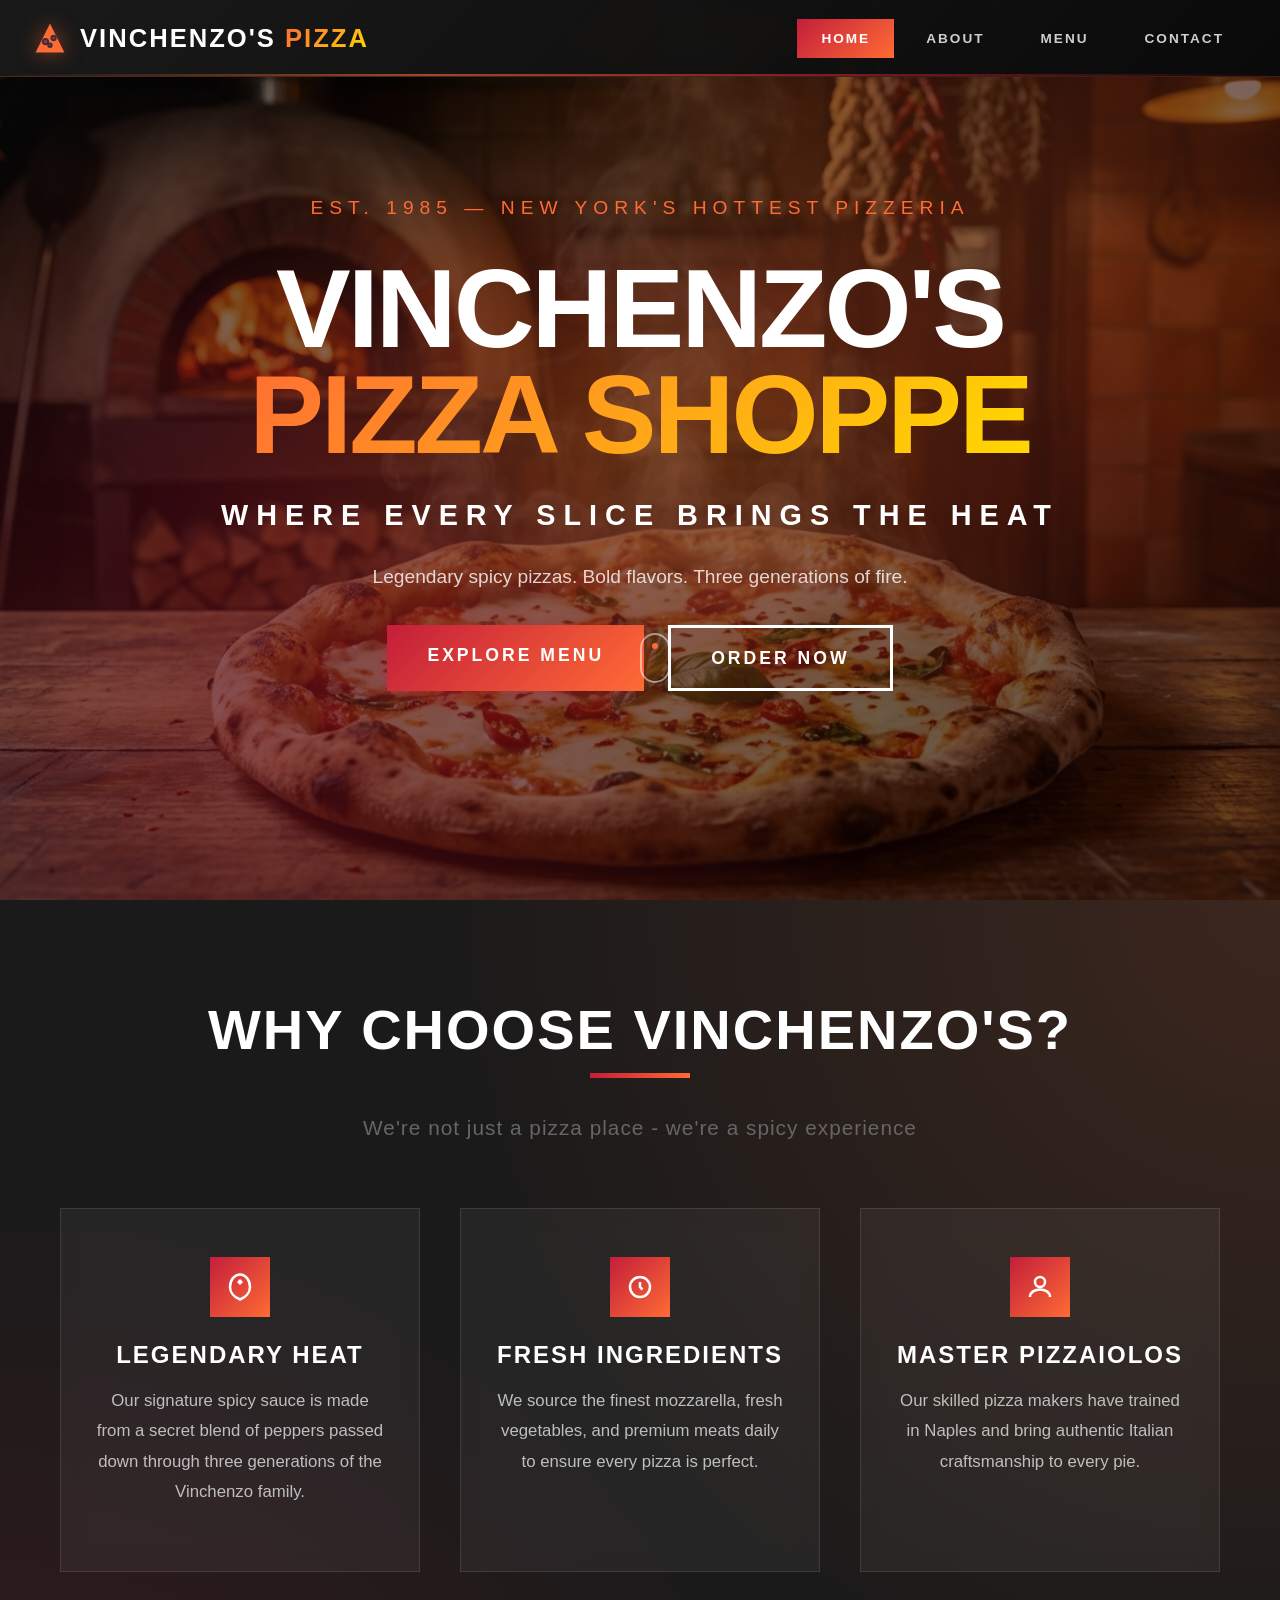
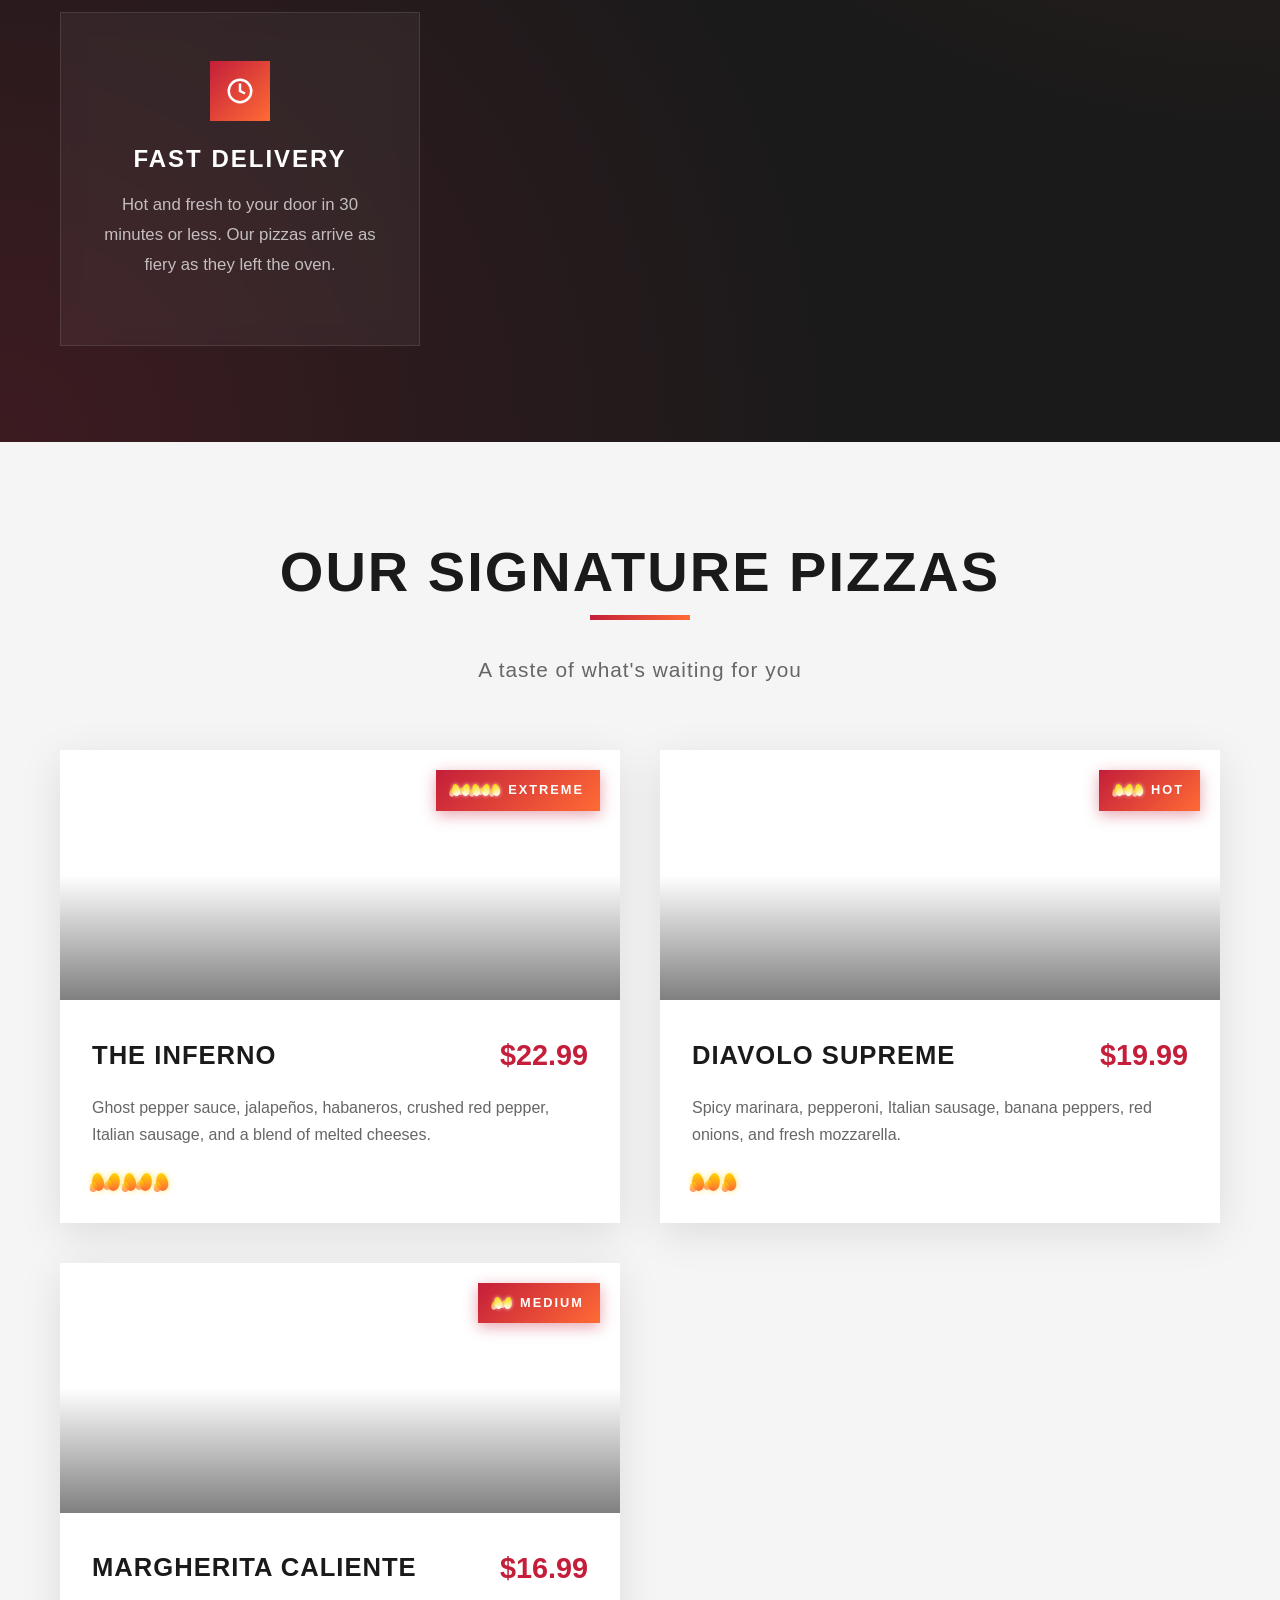
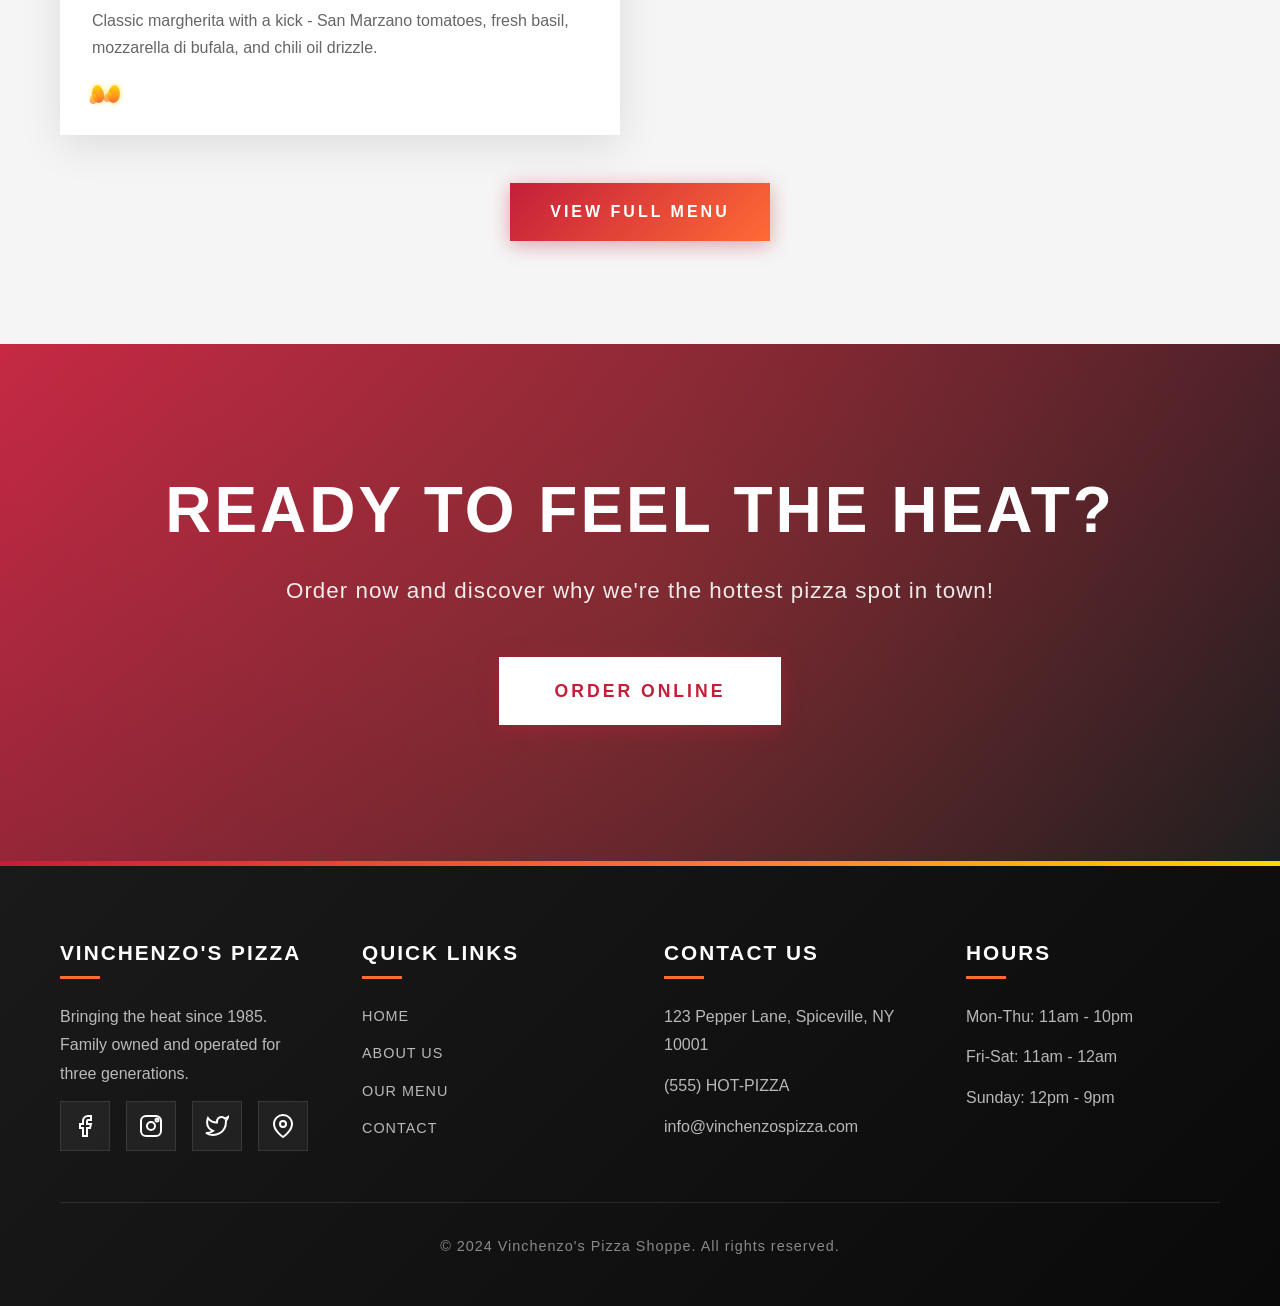
<file: index.html>
<!DOCTYPE html>
<html lang="en">
<head>
  <meta charset="UTF-8">
  <meta name="viewport" content="width=device-width, initial-scale=1.0">
  <meta name="description" content="Vinchenzo's Pizza Shoppe - Home of the spiciest pizzas in town. Experience authentic Italian flavors with a fiery twist.">
  <title>Vinchenzo's Pizza Shoppe | Home of the Spiciest Pizzas</title>
  <link rel="stylesheet" href="styles.css">
</head>
<body>
  <!-- Header -->
  <header>
    <nav>
      <a href="index.html" class="logo">
        <svg class="logo-icon" viewBox="0 0 40 40" fill="none" stroke="currentColor" stroke-width="2">
          <path d="M20 4 L36 36 H4 Z" fill="#ff6b35" stroke="none"/>
          <circle cx="15" cy="24" r="3" fill="#c41e3a"/>
          <circle cx="24" cy="20" r="2.5" fill="#c41e3a"/>
          <circle cx="20" cy="28" r="2" fill="#c41e3a"/>
        </svg>
        <h1>Vinchenzo's <span>Pizza</span></h1>
      </a>
      <ul class="nav-links">
        <li><a href="index.html" class="active">Home</a></li>
        <li><a href="about.html">About</a></li>
        <li><a href="menu.html">Menu</a></li>
        <li><a href="contact.html">Contact</a></li>
      </ul>
      <button class="mobile-menu-btn" onclick="toggleMenu()">
        <span></span>
        <span></span>
        <span></span>
      </button>
    </nav>
  </header>

  <!-- Hero Section -->
  <section class="hero">
    <!-- Fire Glow Background -->
    <div class="fire-glow"></div>

    <!-- Rising Ember Particles -->
    <div class="embers">
      <div class="ember"></div>
      <div class="ember"></div>
      <div class="ember"></div>
      <div class="ember"></div>
      <div class="ember"></div>
      <div class="ember"></div>
      <div class="ember"></div>
      <div class="ember"></div>
      <div class="ember"></div>
      <div class="ember"></div>
    </div>

    <div class="hero-content">
      <p class="hero-eyebrow">EST. 1985 — NEW YORK'S HOTTEST PIZZERIA</p>
      <h1>VINCHENZO'S<br><span class="highlight">PIZZA SHOPPE</span></h1>
      <p class="tagline">WHERE EVERY SLICE BRINGS THE HEAT</p>
      <p class="hero-description">Legendary spicy pizzas. Bold flavors. Three generations of fire.</p>
      <div class="hero-buttons">
        <a href="menu.html" class="btn btn-primary btn-large">Explore Menu</a>
        <a href="contact.html" class="btn btn-secondary btn-large">Order Now</a>
      </div>
      <div class="scroll-indicator">
        <span></span>
      </div>
    </div>
  </section>

  <!-- Features Section -->
  <section class="features">
    <div class="container">
      <div class="section-title">
        <h2>Why Choose Vinchenzo's?</h2>
        <p>We're not just a pizza place - we're a spicy experience</p>
      </div>
      <div class="features-grid">
        <div class="feature-card">
          <div class="icon-box">
            <svg viewBox="0 0 24 24"><path d="M12 2C8 2 4 6 4 12c0 4 3 8 8 10 5-2 8-6 8-10 0-6-4-10-8-10z"/><path d="M12 6v4M10 8h4"/></svg>
          </div>
          <h3>Legendary Heat</h3>
          <p>Our signature spicy sauce is made from a secret blend of peppers passed down through three generations of the Vinchenzo family.</p>
        </div>
        <div class="feature-card">
          <div class="icon-box">
            <svg viewBox="0 0 24 24"><circle cx="12" cy="12" r="8"/><path d="M12 8v4l2 2"/></svg>
          </div>
          <h3>Fresh Ingredients</h3>
          <p>We source the finest mozzarella, fresh vegetables, and premium meats daily to ensure every pizza is perfect.</p>
        </div>
        <div class="feature-card">
          <div class="icon-box">
            <svg viewBox="0 0 24 24"><circle cx="12" cy="8" r="4"/><path d="M4 20c0-4 4-6 8-6s8 2 8 6"/></svg>
          </div>
          <h3>Master Pizzaiolos</h3>
          <p>Our skilled pizza makers have trained in Naples and bring authentic Italian craftsmanship to every pie.</p>
        </div>
        <div class="feature-card">
          <div class="icon-box">
            <svg viewBox="0 0 24 24"><circle cx="12" cy="12" r="9"/><path d="M12 6v6l4 2"/></svg>
          </div>
          <h3>Fast Delivery</h3>
          <p>Hot and fresh to your door in 30 minutes or less. Our pizzas arrive as fiery as they left the oven.</p>
        </div>
      </div>
    </div>
  </section>

  <!-- Featured Menu Preview -->
  <section class="menu">
    <div class="container">
      <div class="section-title">
        <h2>Our Signature Pizzas</h2>
        <p>A taste of what's waiting for you</p>
      </div>
      <div class="menu-grid">
        <div class="menu-item">
          <div class="menu-item-image" style="background-image: url('https://images.unsplash.com/photo-1628840042765-356cda07504e?w=600');">
            <span class="spice-level"><span class="heat-dots"><span class="heat-dot"></span><span class="heat-dot"></span><span class="heat-dot"></span><span class="heat-dot"></span><span class="heat-dot"></span></span> Extreme</span>
          </div>
          <div class="menu-item-content">
            <div class="menu-item-header">
              <h3>The Inferno</h3>
              <span class="price">$22.99</span>
            </div>
            <p>Ghost pepper sauce, jalapeños, habaneros, crushed red pepper, Italian sausage, and a blend of melted cheeses.</p>
            <div class="heat-indicator">
              <span class="heat-dots"><span class="heat-dot"></span><span class="heat-dot"></span><span class="heat-dot"></span><span class="heat-dot"></span><span class="heat-dot"></span></span>
            </div>
          </div>
        </div>
        <div class="menu-item">
          <div class="menu-item-image" style="background-image: url('https://images.unsplash.com/photo-1595854341625-f33ee10dbf94?w=600');">
            <span class="spice-level"><span class="heat-dots"><span class="heat-dot"></span><span class="heat-dot"></span><span class="heat-dot"></span></span> Hot</span>
          </div>
          <div class="menu-item-content">
            <div class="menu-item-header">
              <h3>Diavolo Supreme</h3>
              <span class="price">$19.99</span>
            </div>
            <p>Spicy marinara, pepperoni, Italian sausage, banana peppers, red onions, and fresh mozzarella.</p>
            <div class="heat-indicator">
              <span class="heat-dots"><span class="heat-dot"></span><span class="heat-dot"></span><span class="heat-dot"></span></span>
            </div>
          </div>
        </div>
        <div class="menu-item">
          <div class="menu-item-image" style="background-image: url('https://images.unsplash.com/photo-1574071318508-1cdbab80d002?w=600');">
            <span class="spice-level"><span class="heat-dots"><span class="heat-dot"></span><span class="heat-dot"></span></span> Medium</span>
          </div>
          <div class="menu-item-content">
            <div class="menu-item-header">
              <h3>Margherita Caliente</h3>
              <span class="price">$16.99</span>
            </div>
            <p>Classic margherita with a kick - San Marzano tomatoes, fresh basil, mozzarella di bufala, and chili oil drizzle.</p>
            <div class="heat-indicator">
              <span class="heat-dots"><span class="heat-dot"></span><span class="heat-dot"></span></span>
            </div>
          </div>
        </div>
      </div>
      <div style="text-align: center; margin-top: 3rem;">
        <a href="menu.html" class="btn btn-primary">View Full Menu</a>
      </div>
    </div>
  </section>

  <!-- CTA Section -->
  <section class="cta">
    <div class="container">
      <h2>Ready to Feel the Heat?</h2>
      <p>Order now and discover why we're the hottest pizza spot in town!</p>
      <a href="contact.html" class="btn btn-primary">Order Online</a>
    </div>
  </section>

  <!-- Footer -->
  <footer>
    <div class="container">
      <div class="footer-content">
        <div class="footer-section">
          <h3>Vinchenzo's Pizza</h3>
          <p>Bringing the heat since 1985. Family owned and operated for three generations.</p>
          <div class="social-links">
            <a href="#"><svg class="social-icon" viewBox="0 0 24 24"><path d="M18 2h-3a5 5 0 0 0-5 5v3H7v4h3v8h4v-8h3l1-4h-4V7a1 1 0 0 1 1-1h3z"/></svg></a>
            <a href="#"><svg class="social-icon" viewBox="0 0 24 24"><rect x="2" y="2" width="20" height="20" rx="5"/><circle cx="12" cy="12" r="4"/><circle cx="18" cy="6" r="1.5"/></svg></a>
            <a href="#"><svg class="social-icon" viewBox="0 0 24 24"><path d="M23 3a10.9 10.9 0 0 1-3.14 1.53 4.48 4.48 0 0 0-7.86 3v1A10.66 10.66 0 0 1 3 4s-4 9 5 13a11.64 11.64 0 0 1-7 2c9 5 20 0 20-11.5 0-.28-.03-.56-.08-.83A7.72 7.72 0 0 0 23 3z"/></svg></a>
            <a href="#"><svg class="social-icon" viewBox="0 0 24 24"><path d="M21 10c0 7-9 13-9 13s-9-6-9-13a9 9 0 0 1 18 0z"/><circle cx="12" cy="10" r="3"/></svg></a>
          </div>
        </div>
        <div class="footer-section">
          <h3>Quick Links</h3>
          <ul class="footer-links">
            <li><a href="index.html">Home</a></li>
            <li><a href="about.html">About Us</a></li>
            <li><a href="menu.html">Our Menu</a></li>
            <li><a href="contact.html">Contact</a></li>
          </ul>
        </div>
        <div class="footer-section">
          <h3>Contact Us</h3>
          <p>123 Pepper Lane, Spiceville, NY 10001</p>
          <p>(555) HOT-PIZZA</p>
          <p>info@vinchenzospizza.com</p>
        </div>
        <div class="footer-section">
          <h3>Hours</h3>
          <p>Mon-Thu: 11am - 10pm</p>
          <p>Fri-Sat: 11am - 12am</p>
          <p>Sunday: 12pm - 9pm</p>
        </div>
      </div>
      <div class="footer-bottom">
        <p>&copy; 2024 Vinchenzo's Pizza Shoppe. All rights reserved.</p>
      </div>
    </div>
  </footer>

  <script>
    function toggleMenu() {
      document.querySelector('.nav-links').classList.toggle('active');
    }
  </script>
</body>
</html>
</file>
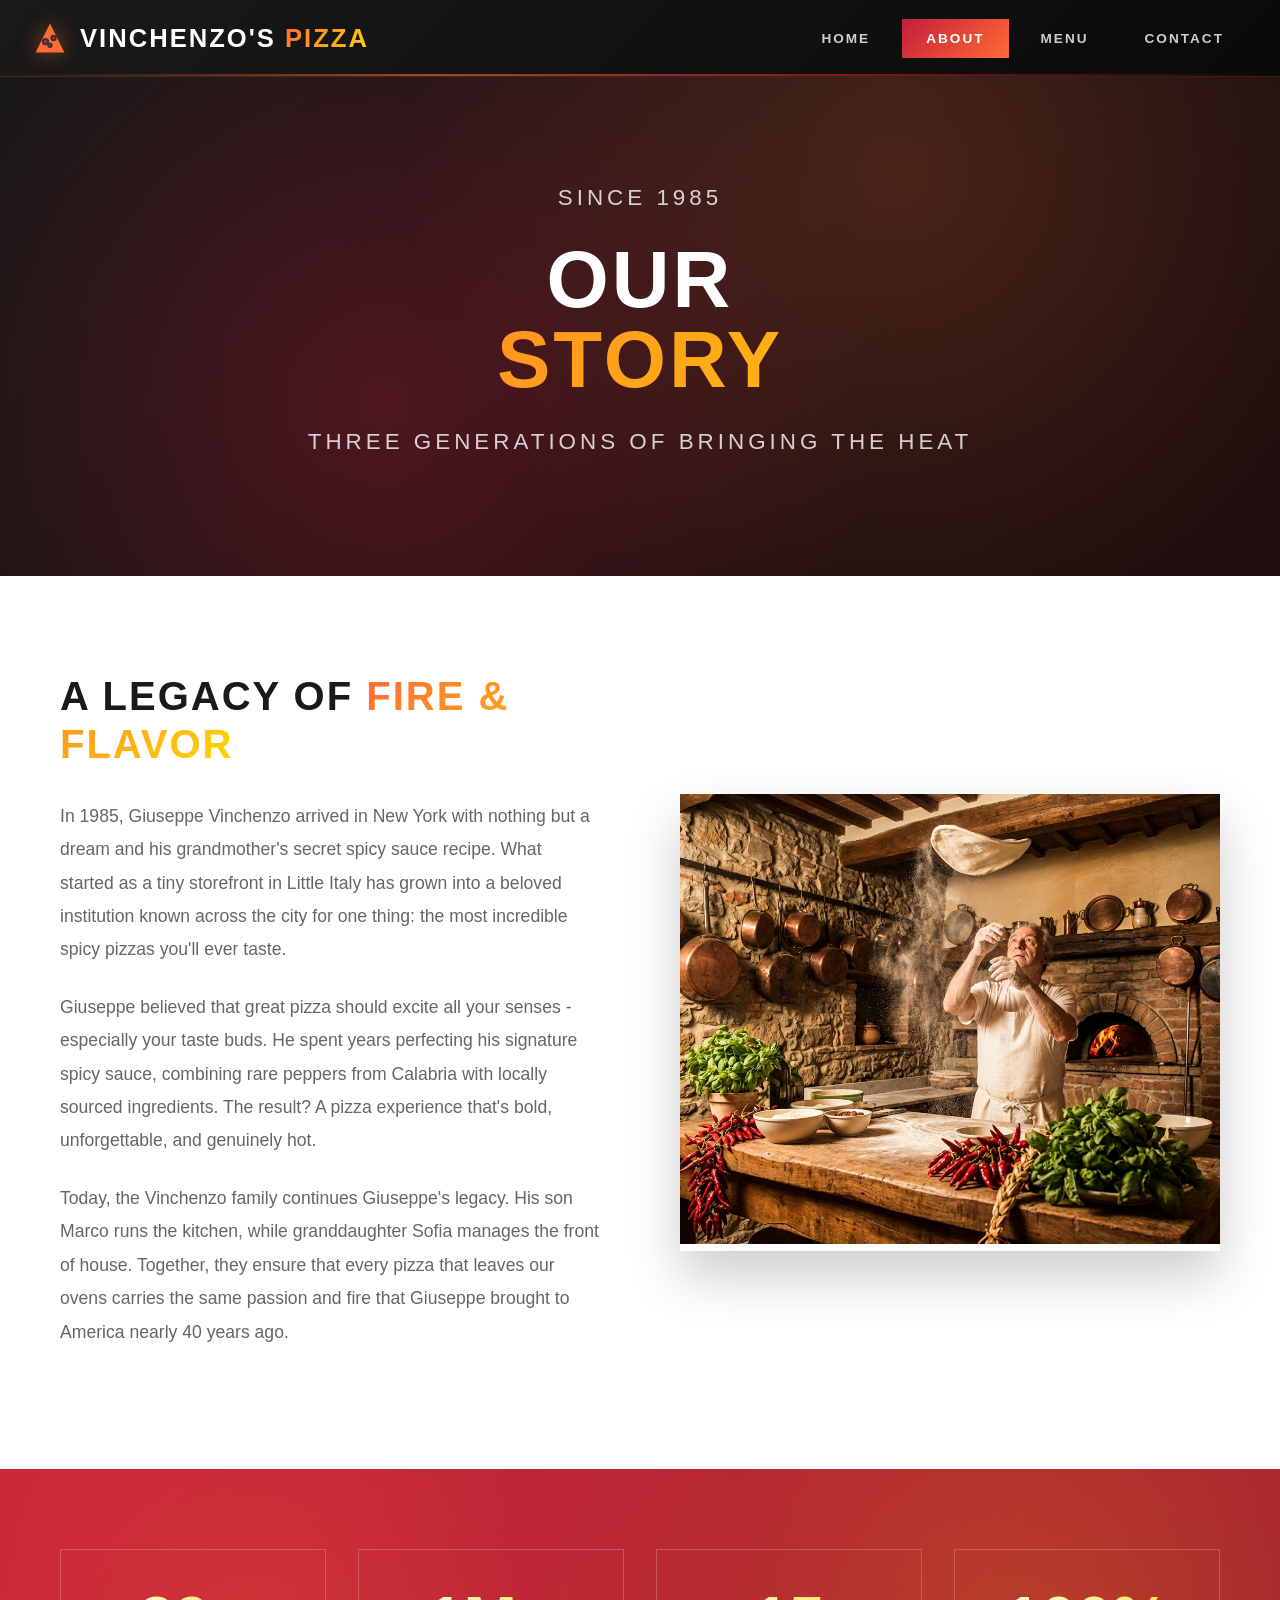
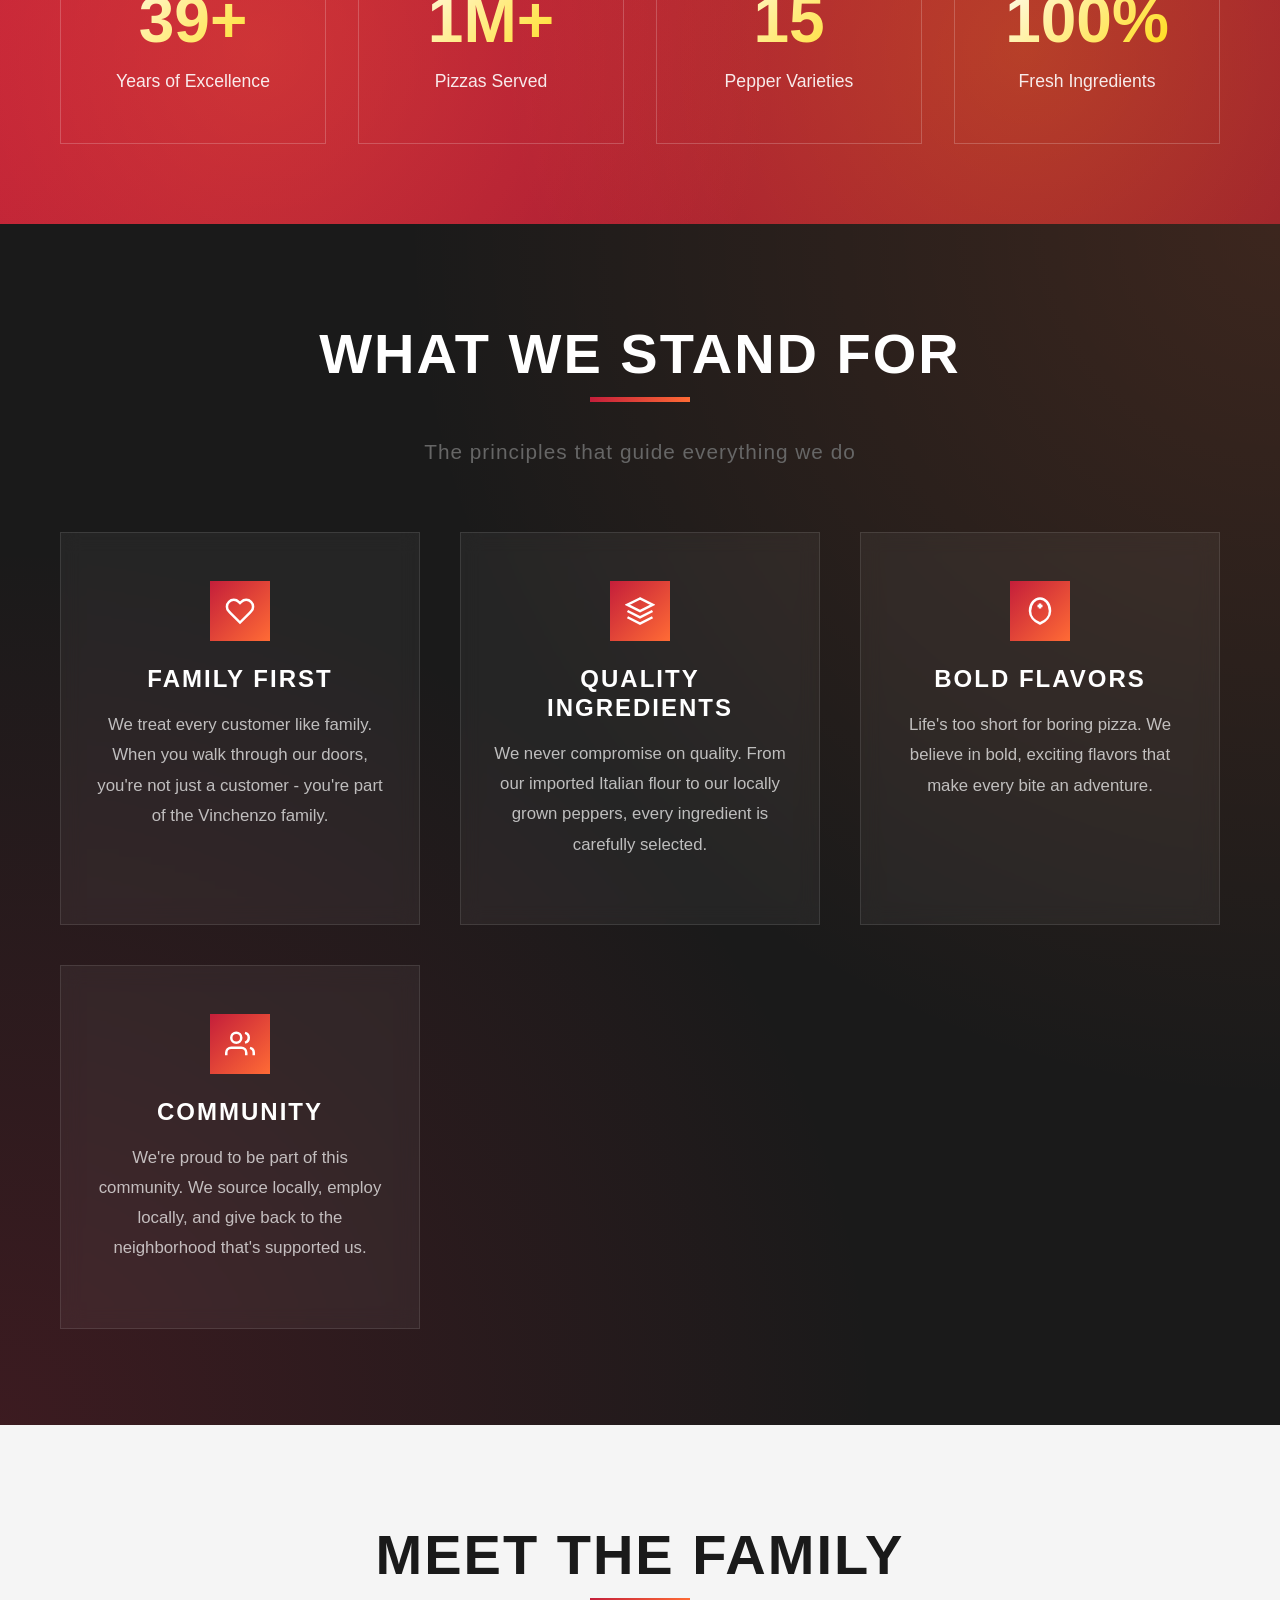
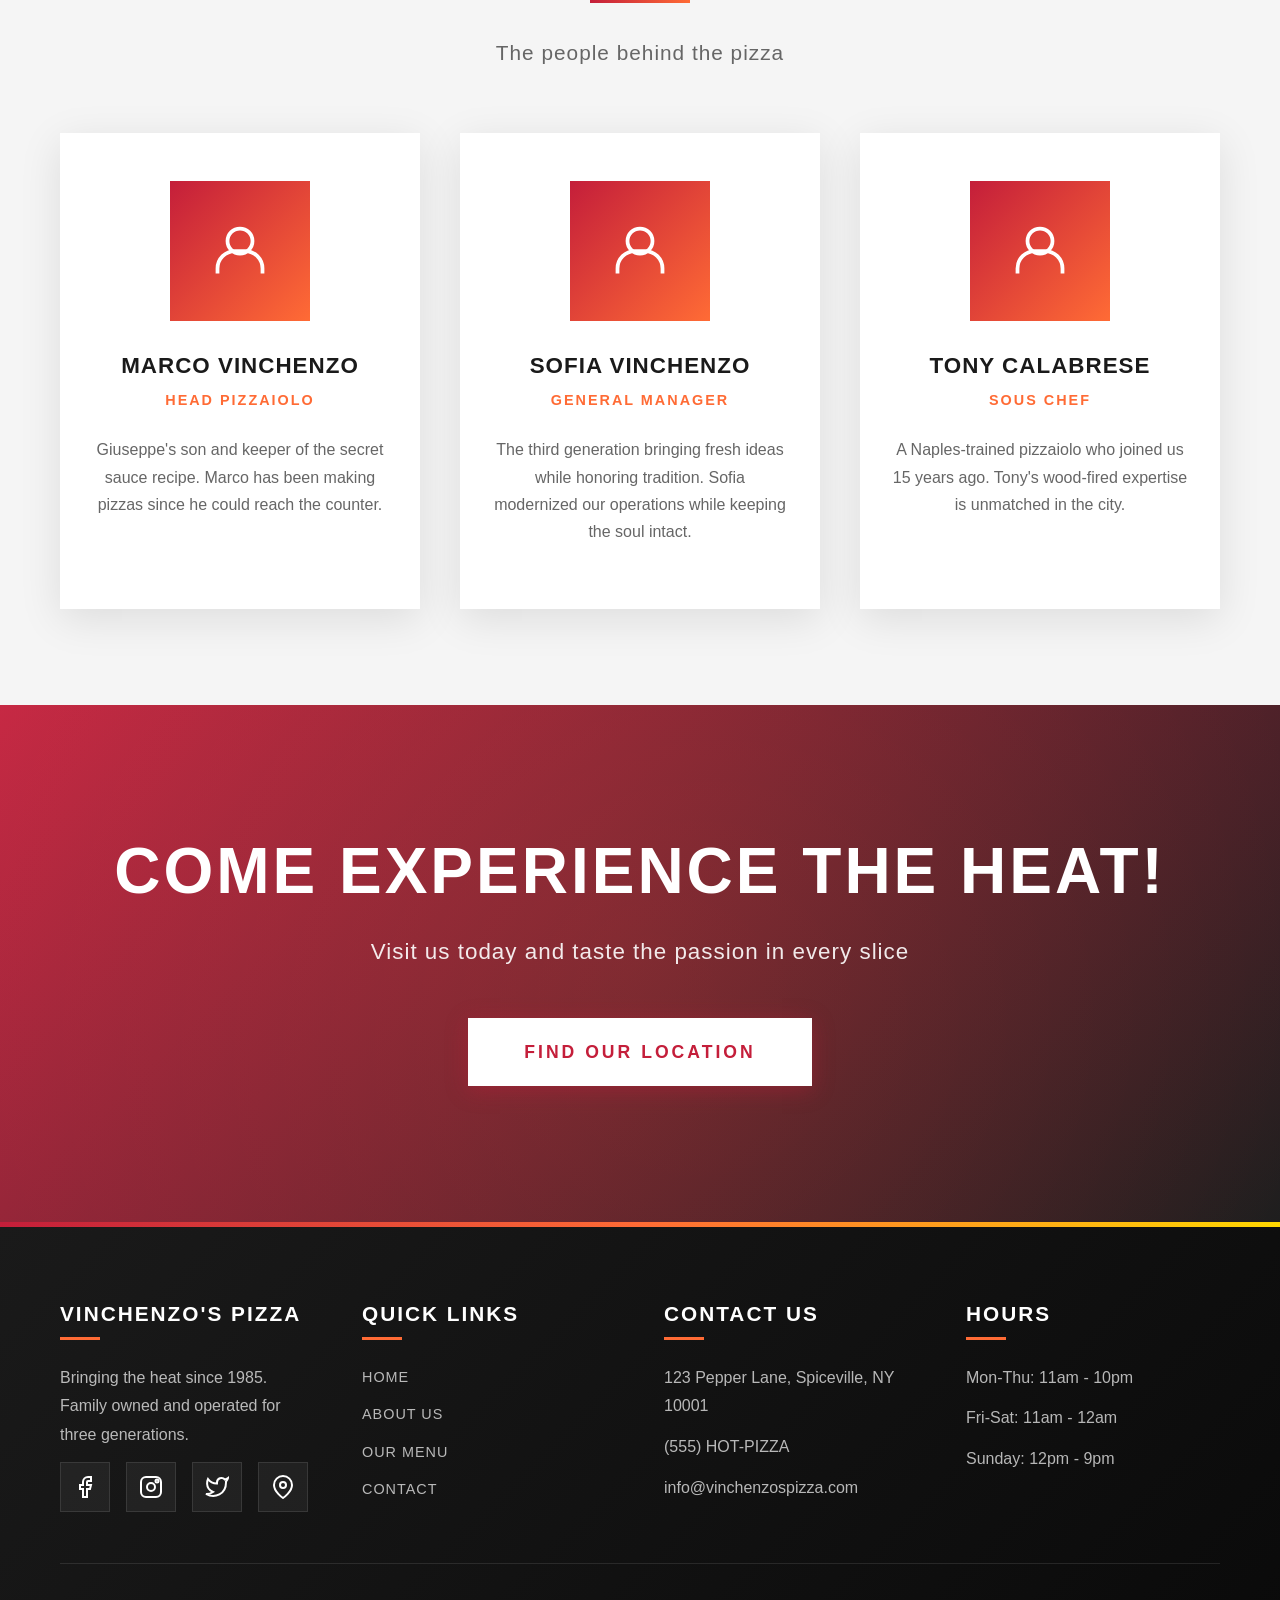
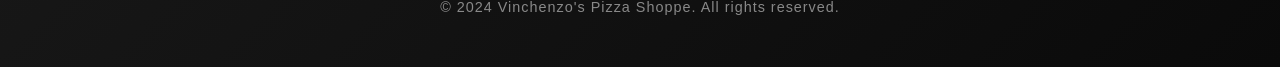
<file: about.html>
<!DOCTYPE html>
<html lang="en">
<head>
  <meta charset="UTF-8">
  <meta name="viewport" content="width=device-width, initial-scale=1.0">
  <meta name="description" content="Learn about Vinchenzo's Pizza Shoppe - Our story, our passion for spicy pizza, and the family behind the flames.">
  <title>About Us | Vinchenzo's Pizza Shoppe</title>
  <link rel="stylesheet" href="styles.css">
</head>
<body>
  <!-- Header -->
  <header>
    <nav>
      <a href="index.html" class="logo">
        <svg class="logo-icon" viewBox="0 0 40 40" fill="none" stroke="currentColor" stroke-width="2">
          <path d="M20 4 L36 36 H4 Z" fill="#ff6b35" stroke="none"/>
          <circle cx="15" cy="24" r="3" fill="#c41e3a"/>
          <circle cx="24" cy="20" r="2.5" fill="#c41e3a"/>
          <circle cx="20" cy="28" r="2" fill="#c41e3a"/>
        </svg>
        <h1>Vinchenzo's <span>Pizza</span></h1>
      </a>
      <ul class="nav-links">
        <li><a href="index.html">Home</a></li>
        <li><a href="about.html" class="active">About</a></li>
        <li><a href="menu.html">Menu</a></li>
        <li><a href="contact.html">Contact</a></li>
      </ul>
      <button class="mobile-menu-btn" onclick="toggleMenu()">
        <span></span>
        <span></span>
        <span></span>
      </button>
    </nav>
  </header>

  <!-- Page Header -->
  <section class="page-header">
    <!-- Floating Embers -->
    <div class="embers">
      <div class="ember"></div>
      <div class="ember"></div>
      <div class="ember"></div>
      <div class="ember"></div>
      <div class="ember"></div>
      <div class="ember"></div>
    </div>
    <div class="container">
      <p class="page-header-eyebrow">Since 1985</p>
      <h1>OUR <span>STORY</span></h1>
      <p>Three generations of bringing the heat</p>
    </div>
  </section>

  <!-- About Content -->
  <section class="about-section">
    <div class="container">
      <div class="about-content">
        <div class="about-text">
          <h2>A LEGACY OF <span class="text-gradient">FIRE & FLAVOR</span></h2>
          <p>In 1985, Giuseppe Vinchenzo arrived in New York with nothing but a dream and his grandmother's secret spicy sauce recipe. What started as a tiny storefront in Little Italy has grown into a beloved institution known across the city for one thing: the most incredible spicy pizzas you'll ever taste.</p>
          <p>Giuseppe believed that great pizza should excite all your senses - especially your taste buds. He spent years perfecting his signature spicy sauce, combining rare peppers from Calabria with locally sourced ingredients. The result? A pizza experience that's bold, unforgettable, and genuinely hot.</p>
          <p>Today, the Vinchenzo family continues Giuseppe's legacy. His son Marco runs the kitchen, while granddaughter Sofia manages the front of house. Together, they ensure that every pizza that leaves our ovens carries the same passion and fire that Giuseppe brought to America nearly 40 years ago.</p>
        </div>
        <div class="about-image">
          <img src="public/images/about.jpg" alt="Traditional Italian pizza chef tossing dough in rustic kitchen">
        </div>
      </div>
    </div>
  </section>

  <!-- Stats Section -->
  <section class="stats">
    <div class="container">
      <div class="stats-grid">
        <div class="stat-item">
          <h3>39+</h3>
          <p>Years of Excellence</p>
        </div>
        <div class="stat-item">
          <h3>1M+</h3>
          <p>Pizzas Served</p>
        </div>
        <div class="stat-item">
          <h3>15</h3>
          <p>Pepper Varieties</p>
        </div>
        <div class="stat-item">
          <h3>100%</h3>
          <p>Fresh Ingredients</p>
        </div>
      </div>
    </div>
  </section>

  <!-- Our Values -->
  <section class="features">
    <div class="container">
      <div class="section-title">
        <h2>What We Stand For</h2>
        <p>The principles that guide everything we do</p>
      </div>
      <div class="features-grid">
        <div class="feature-card">
          <div class="icon-box">
            <svg viewBox="0 0 24 24"><path d="M20.84 4.61a5.5 5.5 0 0 0-7.78 0L12 5.67l-1.06-1.06a5.5 5.5 0 0 0-7.78 7.78l1.06 1.06L12 21.23l7.78-7.78 1.06-1.06a5.5 5.5 0 0 0 0-7.78z"/></svg>
          </div>
          <h3>Family First</h3>
          <p>We treat every customer like family. When you walk through our doors, you're not just a customer - you're part of the Vinchenzo family.</p>
        </div>
        <div class="feature-card">
          <div class="icon-box">
            <svg viewBox="0 0 24 24"><path d="M12 2L2 7l10 5 10-5-10-5zM2 17l10 5 10-5M2 12l10 5 10-5"/></svg>
          </div>
          <h3>Quality Ingredients</h3>
          <p>We never compromise on quality. From our imported Italian flour to our locally grown peppers, every ingredient is carefully selected.</p>
        </div>
        <div class="feature-card">
          <div class="icon-box">
            <svg viewBox="0 0 24 24"><path d="M12 2C8 2 4 6 4 12c0 4 3 8 8 10 5-2 8-6 8-10 0-6-4-10-8-10z"/><path d="M12 6v4M10 8h4"/></svg>
          </div>
          <h3>Bold Flavors</h3>
          <p>Life's too short for boring pizza. We believe in bold, exciting flavors that make every bite an adventure.</p>
        </div>
        <div class="feature-card">
          <div class="icon-box">
            <svg viewBox="0 0 24 24"><path d="M17 21v-2a4 4 0 0 0-4-4H5a4 4 0 0 0-4 4v2"/><circle cx="9" cy="7" r="4"/><path d="M23 21v-2a4 4 0 0 0-3-3.87M16 3.13a4 4 0 0 1 0 7.75"/></svg>
          </div>
          <h3>Community</h3>
          <p>We're proud to be part of this community. We source locally, employ locally, and give back to the neighborhood that's supported us.</p>
        </div>
      </div>
    </div>
  </section>

  <!-- Team Section -->
  <section class="team">
    <div class="container">
      <div class="section-title">
        <h2>Meet The Family</h2>
        <p>The people behind the pizza</p>
      </div>
      <div class="team-grid">
        <div class="team-member">
          <div class="team-photo">
            <div class="team-icon">
              <svg viewBox="0 0 24 24"><circle cx="12" cy="8" r="5"/><path d="M3 21v-2a7 7 0 0 1 7-7h4a7 7 0 0 1 7 7v2"/></svg>
            </div>
          </div>
          <h3>Marco Vinchenzo</h3>
          <p class="role">Head Pizzaiolo</p>
          <p>Giuseppe's son and keeper of the secret sauce recipe. Marco has been making pizzas since he could reach the counter.</p>
        </div>
        <div class="team-member">
          <div class="team-photo">
            <div class="team-icon">
              <svg viewBox="0 0 24 24"><circle cx="12" cy="8" r="5"/><path d="M3 21v-2a7 7 0 0 1 7-7h4a7 7 0 0 1 7 7v2"/></svg>
            </div>
          </div>
          <h3>Sofia Vinchenzo</h3>
          <p class="role">General Manager</p>
          <p>The third generation bringing fresh ideas while honoring tradition. Sofia modernized our operations while keeping the soul intact.</p>
        </div>
        <div class="team-member">
          <div class="team-photo">
            <div class="team-icon">
              <svg viewBox="0 0 24 24"><circle cx="12" cy="8" r="5"/><path d="M3 21v-2a7 7 0 0 1 7-7h4a7 7 0 0 1 7 7v2"/></svg>
            </div>
          </div>
          <h3>Tony Calabrese</h3>
          <p class="role">Sous Chef</p>
          <p>A Naples-trained pizzaiolo who joined us 15 years ago. Tony's wood-fired expertise is unmatched in the city.</p>
        </div>
      </div>
    </div>
  </section>

  <!-- CTA Section -->
  <section class="cta">
    <div class="container">
      <h2>Come Experience the Heat!</h2>
      <p>Visit us today and taste the passion in every slice</p>
      <a href="contact.html" class="btn btn-primary">Find Our Location</a>
    </div>
  </section>

  <!-- Footer -->
  <footer>
    <div class="container">
      <div class="footer-content">
        <div class="footer-section">
          <h3>Vinchenzo's Pizza</h3>
          <p>Bringing the heat since 1985. Family owned and operated for three generations.</p>
          <div class="social-links">
            <a href="#"><svg class="social-icon" viewBox="0 0 24 24"><path d="M18 2h-3a5 5 0 0 0-5 5v3H7v4h3v8h4v-8h3l1-4h-4V7a1 1 0 0 1 1-1h3z"/></svg></a>
            <a href="#"><svg class="social-icon" viewBox="0 0 24 24"><rect x="2" y="2" width="20" height="20" rx="5"/><circle cx="12" cy="12" r="4"/><circle cx="18" cy="6" r="1.5"/></svg></a>
            <a href="#"><svg class="social-icon" viewBox="0 0 24 24"><path d="M23 3a10.9 10.9 0 0 1-3.14 1.53 4.48 4.48 0 0 0-7.86 3v1A10.66 10.66 0 0 1 3 4s-4 9 5 13a11.64 11.64 0 0 1-7 2c9 5 20 0 20-11.5 0-.28-.03-.56-.08-.83A7.72 7.72 0 0 0 23 3z"/></svg></a>
            <a href="#"><svg class="social-icon" viewBox="0 0 24 24"><path d="M21 10c0 7-9 13-9 13s-9-6-9-13a9 9 0 0 1 18 0z"/><circle cx="12" cy="10" r="3"/></svg></a>
          </div>
        </div>
        <div class="footer-section">
          <h3>Quick Links</h3>
          <ul class="footer-links">
            <li><a href="index.html">Home</a></li>
            <li><a href="about.html">About Us</a></li>
            <li><a href="menu.html">Our Menu</a></li>
            <li><a href="contact.html">Contact</a></li>
          </ul>
        </div>
        <div class="footer-section">
          <h3>Contact Us</h3>
          <p>123 Pepper Lane, Spiceville, NY 10001</p>
          <p>(555) HOT-PIZZA</p>
          <p>info@vinchenzospizza.com</p>
        </div>
        <div class="footer-section">
          <h3>Hours</h3>
          <p>Mon-Thu: 11am - 10pm</p>
          <p>Fri-Sat: 11am - 12am</p>
          <p>Sunday: 12pm - 9pm</p>
        </div>
      </div>
      <div class="footer-bottom">
        <p>&copy; 2024 Vinchenzo's Pizza Shoppe. All rights reserved.</p>
      </div>
    </div>
  </footer>

  <script>
    function toggleMenu() {
      document.querySelector('.nav-links').classList.toggle('active');
    }
  </script>
</body>
</html>
</file>
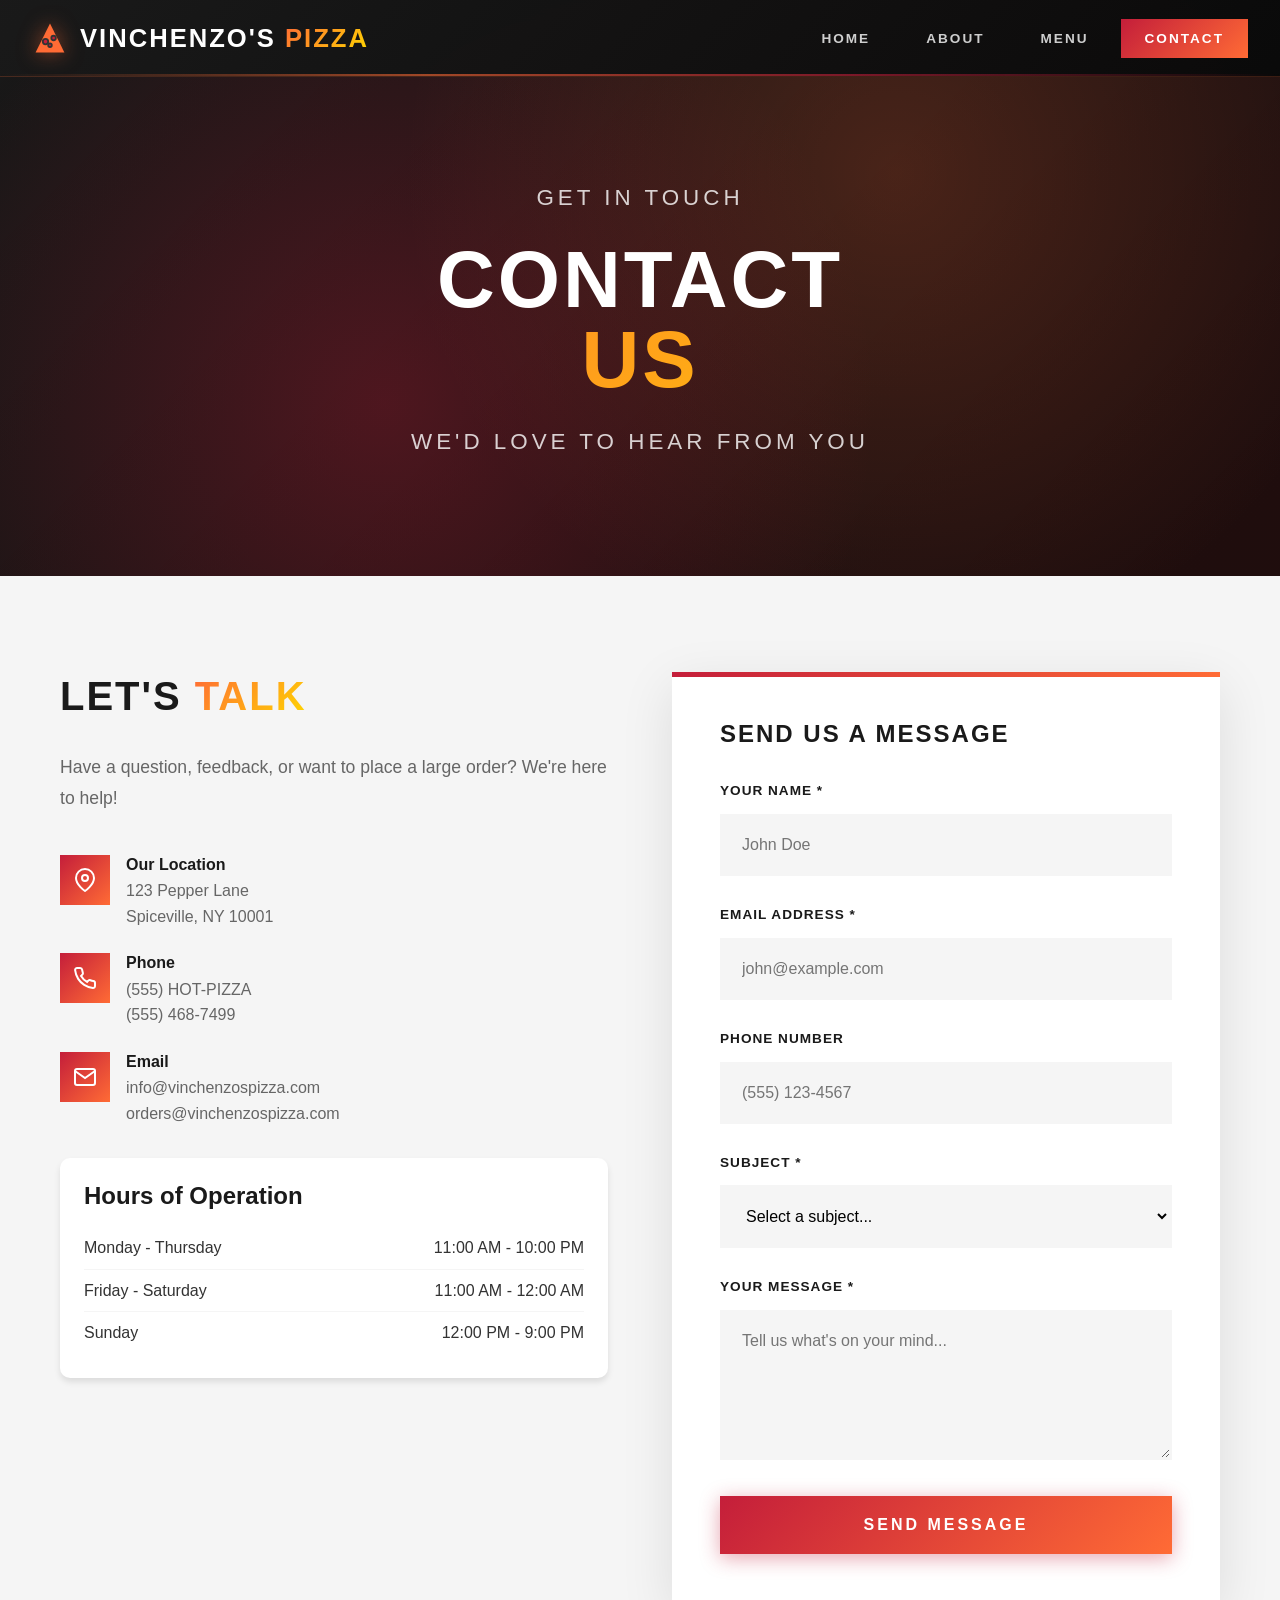
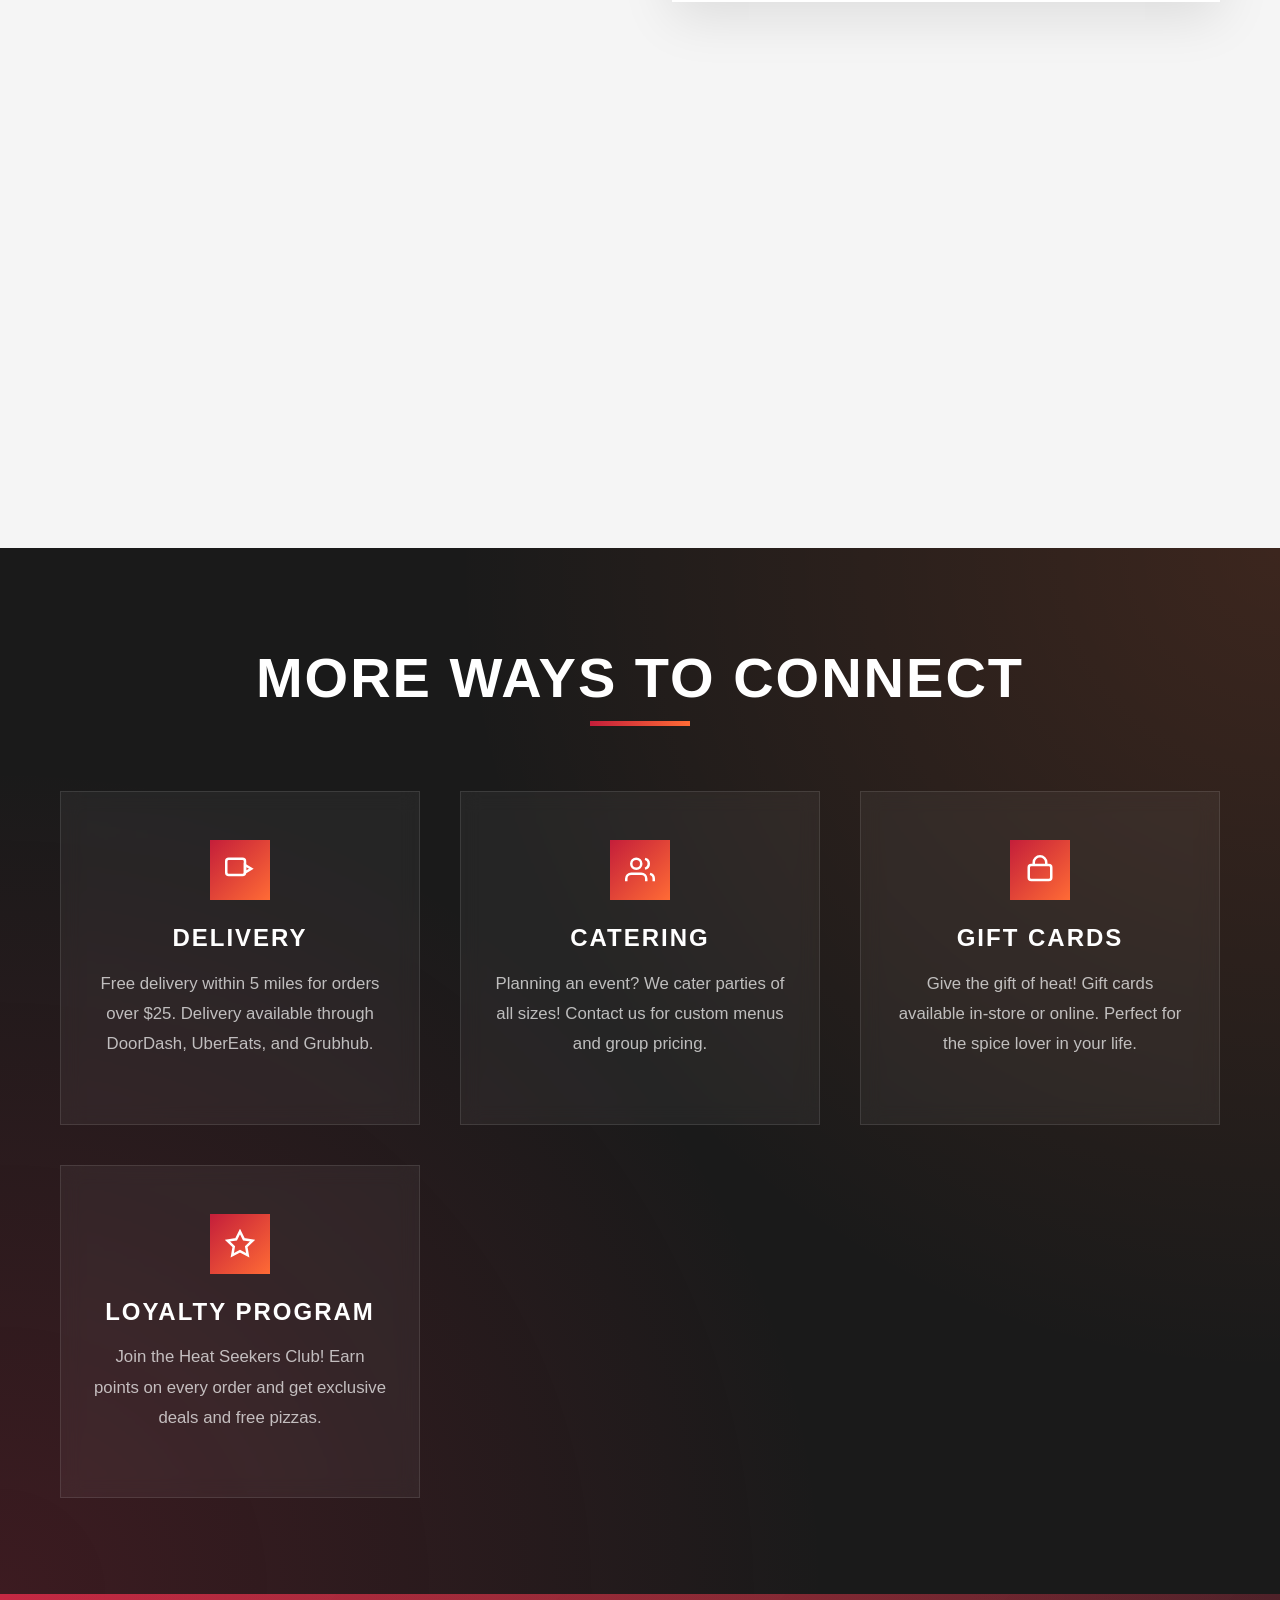
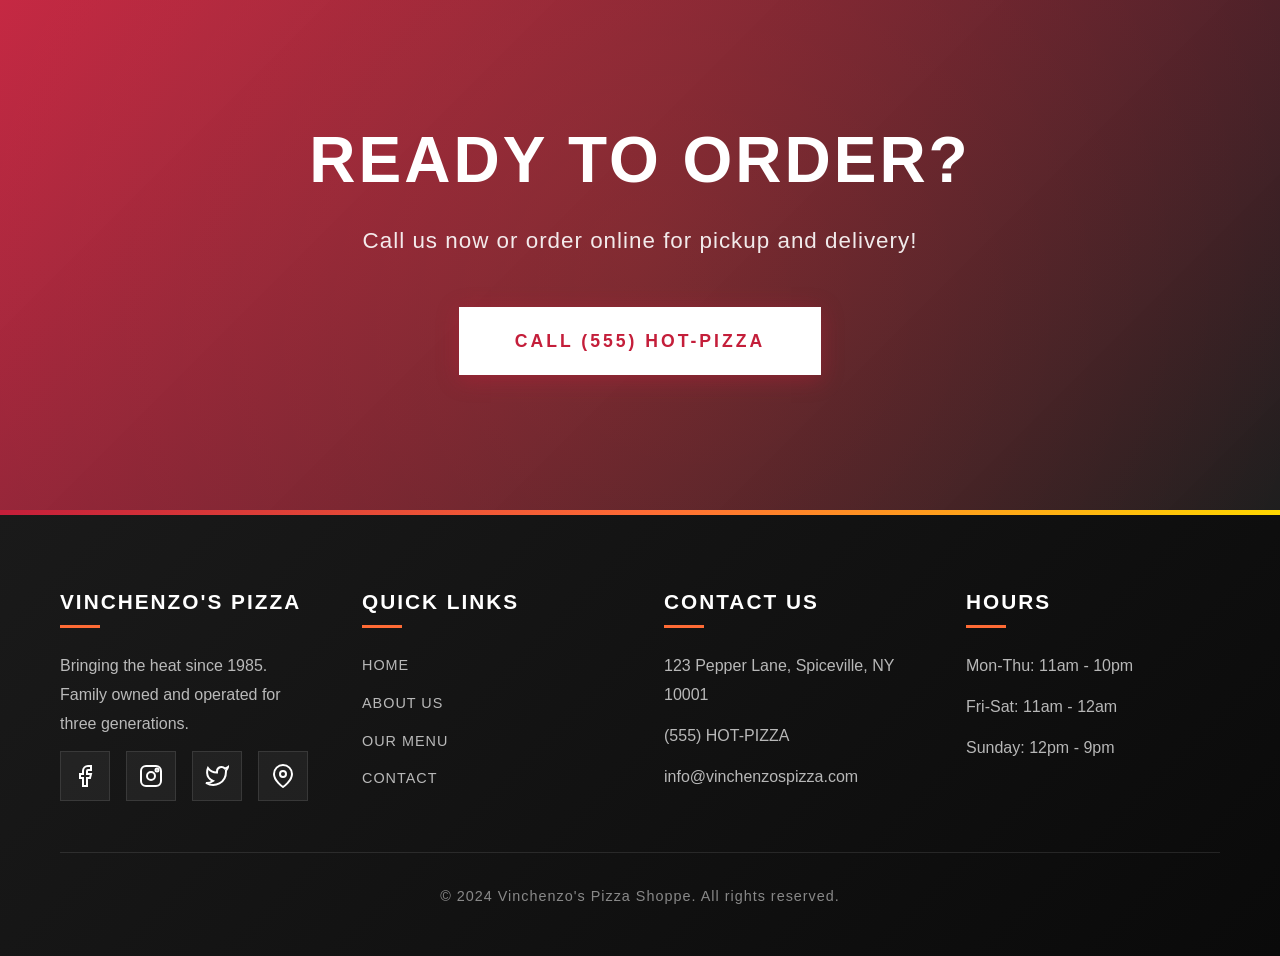
<file: contact.html>
<!DOCTYPE html>
<html lang="en">
<head>
  <meta charset="UTF-8">
  <meta name="viewport" content="width=device-width, initial-scale=1.0">
  <meta name="description" content="Contact Vinchenzo's Pizza Shoppe - Find our location, hours, and order your spicy pizza today!">
  <title>Contact Us | Vinchenzo's Pizza Shoppe</title>
  <link rel="stylesheet" href="styles.css">
</head>
<body>
  <!-- Header -->
  <header>
    <nav>
      <a href="index.html" class="logo">
        <svg class="logo-icon" viewBox="0 0 40 40" fill="none" stroke="currentColor" stroke-width="2">
          <path d="M20 4 L36 36 H4 Z" fill="#ff6b35" stroke="none"/>
          <circle cx="15" cy="24" r="3" fill="#c41e3a"/>
          <circle cx="24" cy="20" r="2.5" fill="#c41e3a"/>
          <circle cx="20" cy="28" r="2" fill="#c41e3a"/>
        </svg>
        <h1>Vinchenzo's <span>Pizza</span></h1>
      </a>
      <ul class="nav-links">
        <li><a href="index.html">Home</a></li>
        <li><a href="about.html">About</a></li>
        <li><a href="menu.html">Menu</a></li>
        <li><a href="contact.html" class="active">Contact</a></li>
      </ul>
      <button class="mobile-menu-btn" onclick="toggleMenu()">
        <span></span>
        <span></span>
        <span></span>
      </button>
    </nav>
  </header>

  <!-- Page Header -->
  <section class="page-header">
    <!-- Floating Embers -->
    <div class="embers">
      <div class="ember"></div>
      <div class="ember"></div>
      <div class="ember"></div>
      <div class="ember"></div>
      <div class="ember"></div>
      <div class="ember"></div>
    </div>
    <div class="container">
      <p class="page-header-eyebrow">Get In Touch</p>
      <h1>CONTACT <span>US</span></h1>
      <p>We'd love to hear from you</p>
    </div>
  </section>

  <!-- Contact Section -->
  <section class="contact-section">
    <div class="container">
      <div class="contact-wrapper">
        <!-- Contact Info -->
        <div class="contact-info">
          <h2>LET'S <span class="text-gradient">TALK</span></h2>
          <p class="contact-intro">Have a question, feedback, or want to place a large order? We're here to help!</p>

          <div class="contact-details">
            <div class="contact-item">
              <div class="contact-icon-box">
                <svg viewBox="0 0 24 24"><path d="M21 10c0 7-9 13-9 13s-9-6-9-13a9 9 0 0 1 18 0z"/><circle cx="12" cy="10" r="3"/></svg>
              </div>
              <div>
                <h4>Our Location</h4>
                <p>123 Pepper Lane<br>Spiceville, NY 10001</p>
              </div>
            </div>

            <div class="contact-item">
              <div class="contact-icon-box">
                <svg viewBox="0 0 24 24"><path d="M22 16.92v3a2 2 0 0 1-2.18 2 19.79 19.79 0 0 1-8.63-3.07 19.5 19.5 0 0 1-6-6 19.79 19.79 0 0 1-3.07-8.67A2 2 0 0 1 4.11 2h3a2 2 0 0 1 2 1.72 12.84 12.84 0 0 0 .7 2.81 2 2 0 0 1-.45 2.11L8.09 9.91a16 16 0 0 0 6 6l1.27-1.27a2 2 0 0 1 2.11-.45 12.84 12.84 0 0 0 2.81.7A2 2 0 0 1 22 16.92z"/></svg>
              </div>
              <div>
                <h4>Phone</h4>
                <p>(555) HOT-PIZZA<br>(555) 468-7499</p>
              </div>
            </div>

            <div class="contact-item">
              <div class="contact-icon-box">
                <svg viewBox="0 0 24 24"><path d="M4 4h16c1.1 0 2 .9 2 2v12c0 1.1-.9 2-2 2H4c-1.1 0-2-.9-2-2V6c0-1.1.9-2 2-2z"/><polyline points="22,6 12,13 2,6"/></svg>
              </div>
              <div>
                <h4>Email</h4>
                <p>info@vinchenzospizza.com<br>orders@vinchenzospizza.com</p>
              </div>
            </div>
          </div>

          <!-- Hours Table -->
          <div class="hours-table">
            <h3>Hours of Operation</h3>
            <div class="hours-row">
              <span>Monday - Thursday</span>
              <span>11:00 AM - 10:00 PM</span>
            </div>
            <div class="hours-row">
              <span>Friday - Saturday</span>
              <span>11:00 AM - 12:00 AM</span>
            </div>
            <div class="hours-row">
              <span>Sunday</span>
              <span>12:00 PM - 9:00 PM</span>
            </div>
          </div>
        </div>

        <!-- Contact Form -->
        <div class="contact-form">
          <h3>Send Us a Message</h3>
          <form action="#" method="POST">
            <div class="form-group">
              <label for="name">Your Name *</label>
              <input type="text" id="name" name="name" required placeholder="John Doe">
            </div>

            <div class="form-group">
              <label for="email">Email Address *</label>
              <input type="email" id="email" name="email" required placeholder="john@example.com">
            </div>

            <div class="form-group">
              <label for="phone">Phone Number</label>
              <input type="tel" id="phone" name="phone" placeholder="(555) 123-4567">
            </div>

            <div class="form-group">
              <label for="subject">Subject *</label>
              <select id="subject" name="subject" required>
                <option value="">Select a subject...</option>
                <option value="general">General Inquiry</option>
                <option value="order">Order Question</option>
                <option value="catering">Catering Request</option>
                <option value="feedback">Feedback</option>
                <option value="other">Other</option>
              </select>
            </div>

            <div class="form-group">
              <label for="message">Your Message *</label>
              <textarea id="message" name="message" required placeholder="Tell us what's on your mind..."></textarea>
            </div>

            <button type="submit" class="btn btn-primary">Send Message</button>
          </form>
        </div>
      </div>
    </div>
  </section>

  <!-- Map Section -->
  <section class="map-section">
    <iframe
      src="https://www.google.com/maps/embed?pb=!1m18!1m12!1m3!1d50570.30706289386!2d-115.83095828058474!3d37.24350499398498!2m3!1f0!2f0!3f0!3m2!1i1024!2i768!4f13.1!3m3!1m2!1s0x80b81baaba3e8c81%3A0x970427e38e6237ae!2sArea%2051!5e0!3m2!1sen!2sus!4v1699900000000!5m2!1sen!2sus"
      width="100%"
      height="450"
      style="border:0;"
      allowfullscreen=""
      loading="lazy"
      referrerpolicy="no-referrer-when-downgrade">
    </iframe>
  </section>

  <!-- Additional Info -->
  <section class="features">
    <div class="container">
      <div class="section-title">
        <h2>More Ways to Connect</h2>
      </div>
      <div class="features-grid">
        <div class="feature-card">
          <div class="icon-box">
            <svg viewBox="0 0 24 24"><rect x="1" y="3" width="15" height="13" rx="2"/><path d="M16 8l5 3-5 3V8z"/></svg>
          </div>
          <h3>Delivery</h3>
          <p>Free delivery within 5 miles for orders over $25. Delivery available through DoorDash, UberEats, and Grubhub.</p>
        </div>
        <div class="feature-card">
          <div class="icon-box">
            <svg viewBox="0 0 24 24"><path d="M17 21v-2a4 4 0 0 0-4-4H5a4 4 0 0 0-4 4v2"/><circle cx="9" cy="7" r="4"/><path d="M23 21v-2a4 4 0 0 0-3-3.87M16 3.13a4 4 0 0 1 0 7.75"/></svg>
          </div>
          <h3>Catering</h3>
          <p>Planning an event? We cater parties of all sizes! Contact us for custom menus and group pricing.</p>
        </div>
        <div class="feature-card">
          <div class="icon-box">
            <svg viewBox="0 0 24 24"><rect x="3" y="8" width="18" height="12" rx="2"/><path d="M7 8V6a5 5 0 0 1 10 0v2"/></svg>
          </div>
          <h3>Gift Cards</h3>
          <p>Give the gift of heat! Gift cards available in-store or online. Perfect for the spice lover in your life.</p>
        </div>
        <div class="feature-card">
          <div class="icon-box">
            <svg viewBox="0 0 24 24"><polygon points="12 2 15.09 8.26 22 9.27 17 14.14 18.18 21.02 12 17.77 5.82 21.02 7 14.14 2 9.27 8.91 8.26 12 2"/></svg>
          </div>
          <h3>Loyalty Program</h3>
          <p>Join the Heat Seekers Club! Earn points on every order and get exclusive deals and free pizzas.</p>
        </div>
      </div>
    </div>
  </section>

  <!-- CTA Section -->
  <section class="cta">
    <div class="container">
      <h2>Ready to Order?</h2>
      <p>Call us now or order online for pickup and delivery!</p>
      <a href="tel:5554687499" class="btn btn-primary">Call (555) HOT-PIZZA</a>
    </div>
  </section>

  <!-- Footer -->
  <footer>
    <div class="container">
      <div class="footer-content">
        <div class="footer-section">
          <h3>Vinchenzo's Pizza</h3>
          <p>Bringing the heat since 1985. Family owned and operated for three generations.</p>
          <div class="social-links">
            <a href="#"><svg class="social-icon" viewBox="0 0 24 24"><path d="M18 2h-3a5 5 0 0 0-5 5v3H7v4h3v8h4v-8h3l1-4h-4V7a1 1 0 0 1 1-1h3z"/></svg></a>
            <a href="#"><svg class="social-icon" viewBox="0 0 24 24"><rect x="2" y="2" width="20" height="20" rx="5"/><circle cx="12" cy="12" r="4"/><circle cx="18" cy="6" r="1.5"/></svg></a>
            <a href="#"><svg class="social-icon" viewBox="0 0 24 24"><path d="M23 3a10.9 10.9 0 0 1-3.14 1.53 4.48 4.48 0 0 0-7.86 3v1A10.66 10.66 0 0 1 3 4s-4 9 5 13a11.64 11.64 0 0 1-7 2c9 5 20 0 20-11.5 0-.28-.03-.56-.08-.83A7.72 7.72 0 0 0 23 3z"/></svg></a>
            <a href="#"><svg class="social-icon" viewBox="0 0 24 24"><path d="M21 10c0 7-9 13-9 13s-9-6-9-13a9 9 0 0 1 18 0z"/><circle cx="12" cy="10" r="3"/></svg></a>
          </div>
        </div>
        <div class="footer-section">
          <h3>Quick Links</h3>
          <ul class="footer-links">
            <li><a href="index.html">Home</a></li>
            <li><a href="about.html">About Us</a></li>
            <li><a href="menu.html">Our Menu</a></li>
            <li><a href="contact.html">Contact</a></li>
          </ul>
        </div>
        <div class="footer-section">
          <h3>Contact Us</h3>
          <p>123 Pepper Lane, Spiceville, NY 10001</p>
          <p>(555) HOT-PIZZA</p>
          <p>info@vinchenzospizza.com</p>
        </div>
        <div class="footer-section">
          <h3>Hours</h3>
          <p>Mon-Thu: 11am - 10pm</p>
          <p>Fri-Sat: 11am - 12am</p>
          <p>Sunday: 12pm - 9pm</p>
        </div>
      </div>
      <div class="footer-bottom">
        <p>&copy; 2024 Vinchenzo's Pizza Shoppe. All rights reserved.</p>
      </div>
    </div>
  </footer>

  <script>
    function toggleMenu() {
      document.querySelector('.nav-links').classList.toggle('active');
    }
  </script>
</body>
</html>
</file>
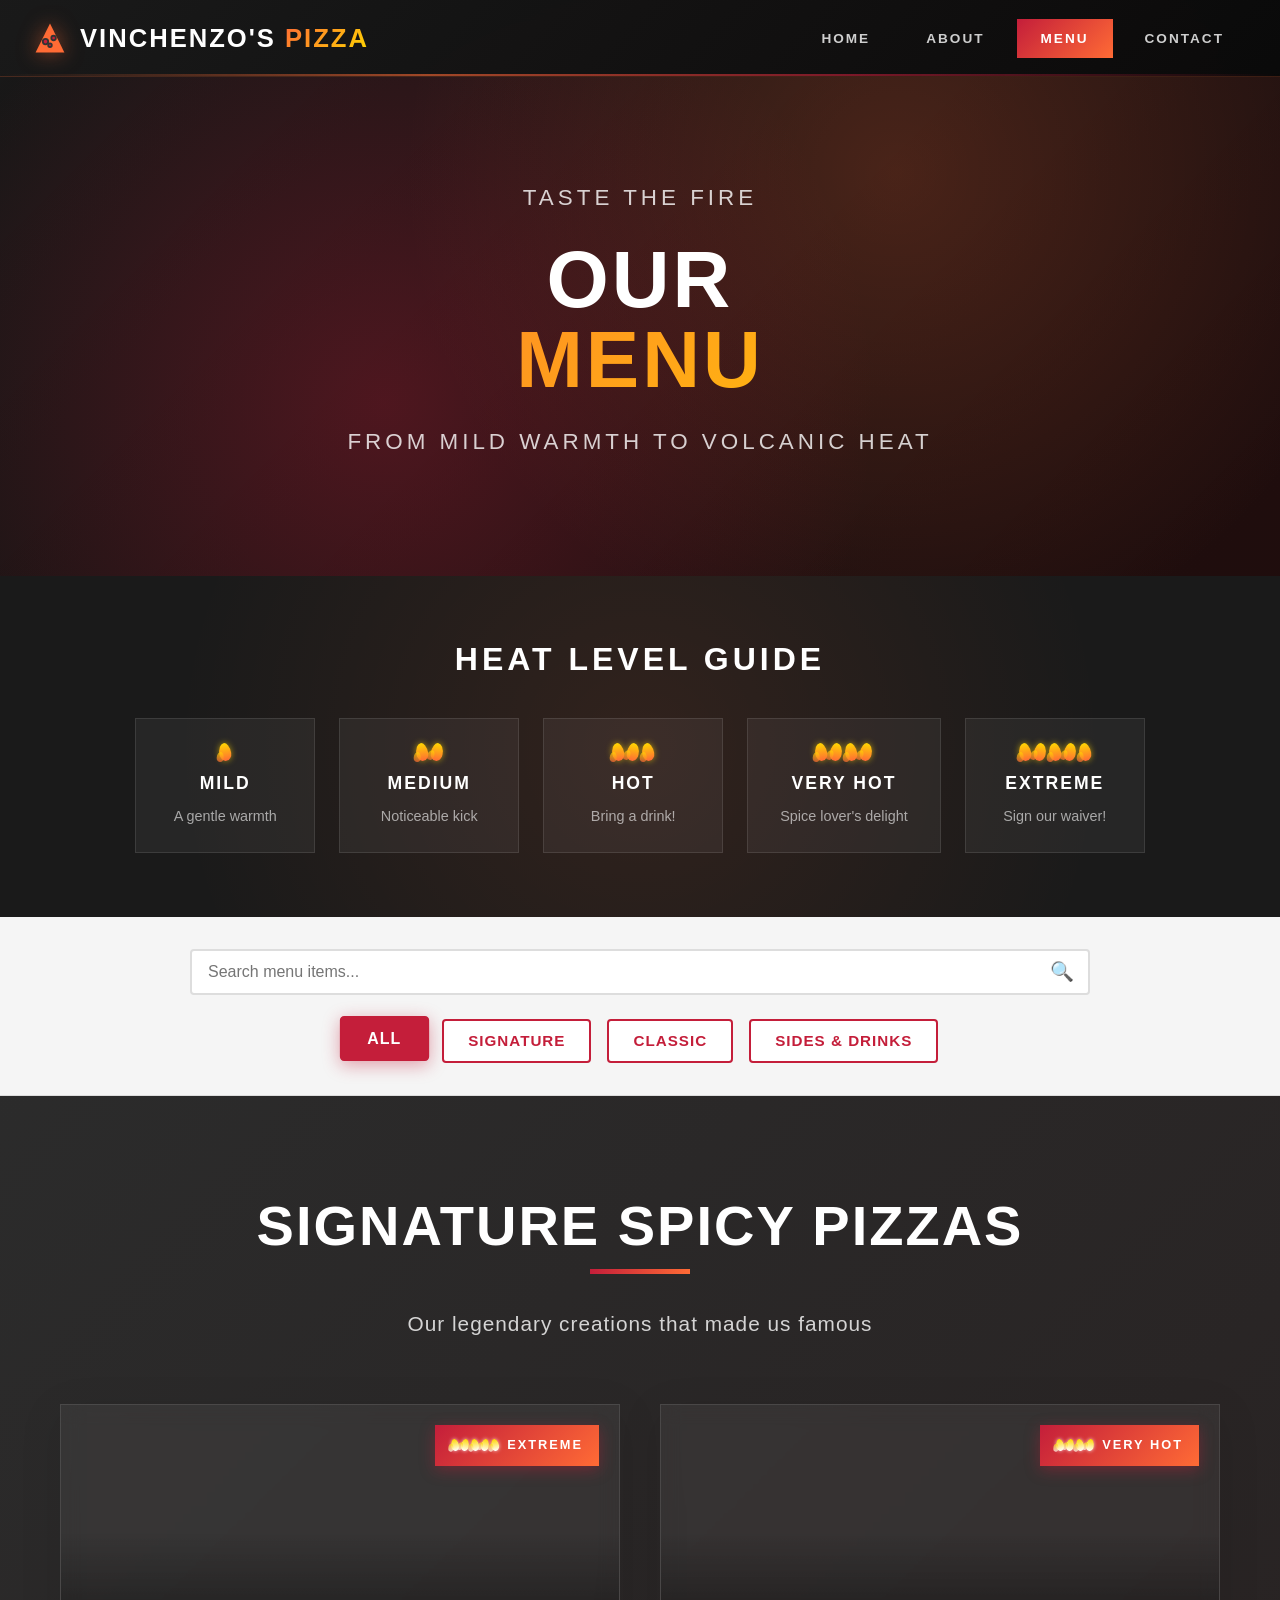
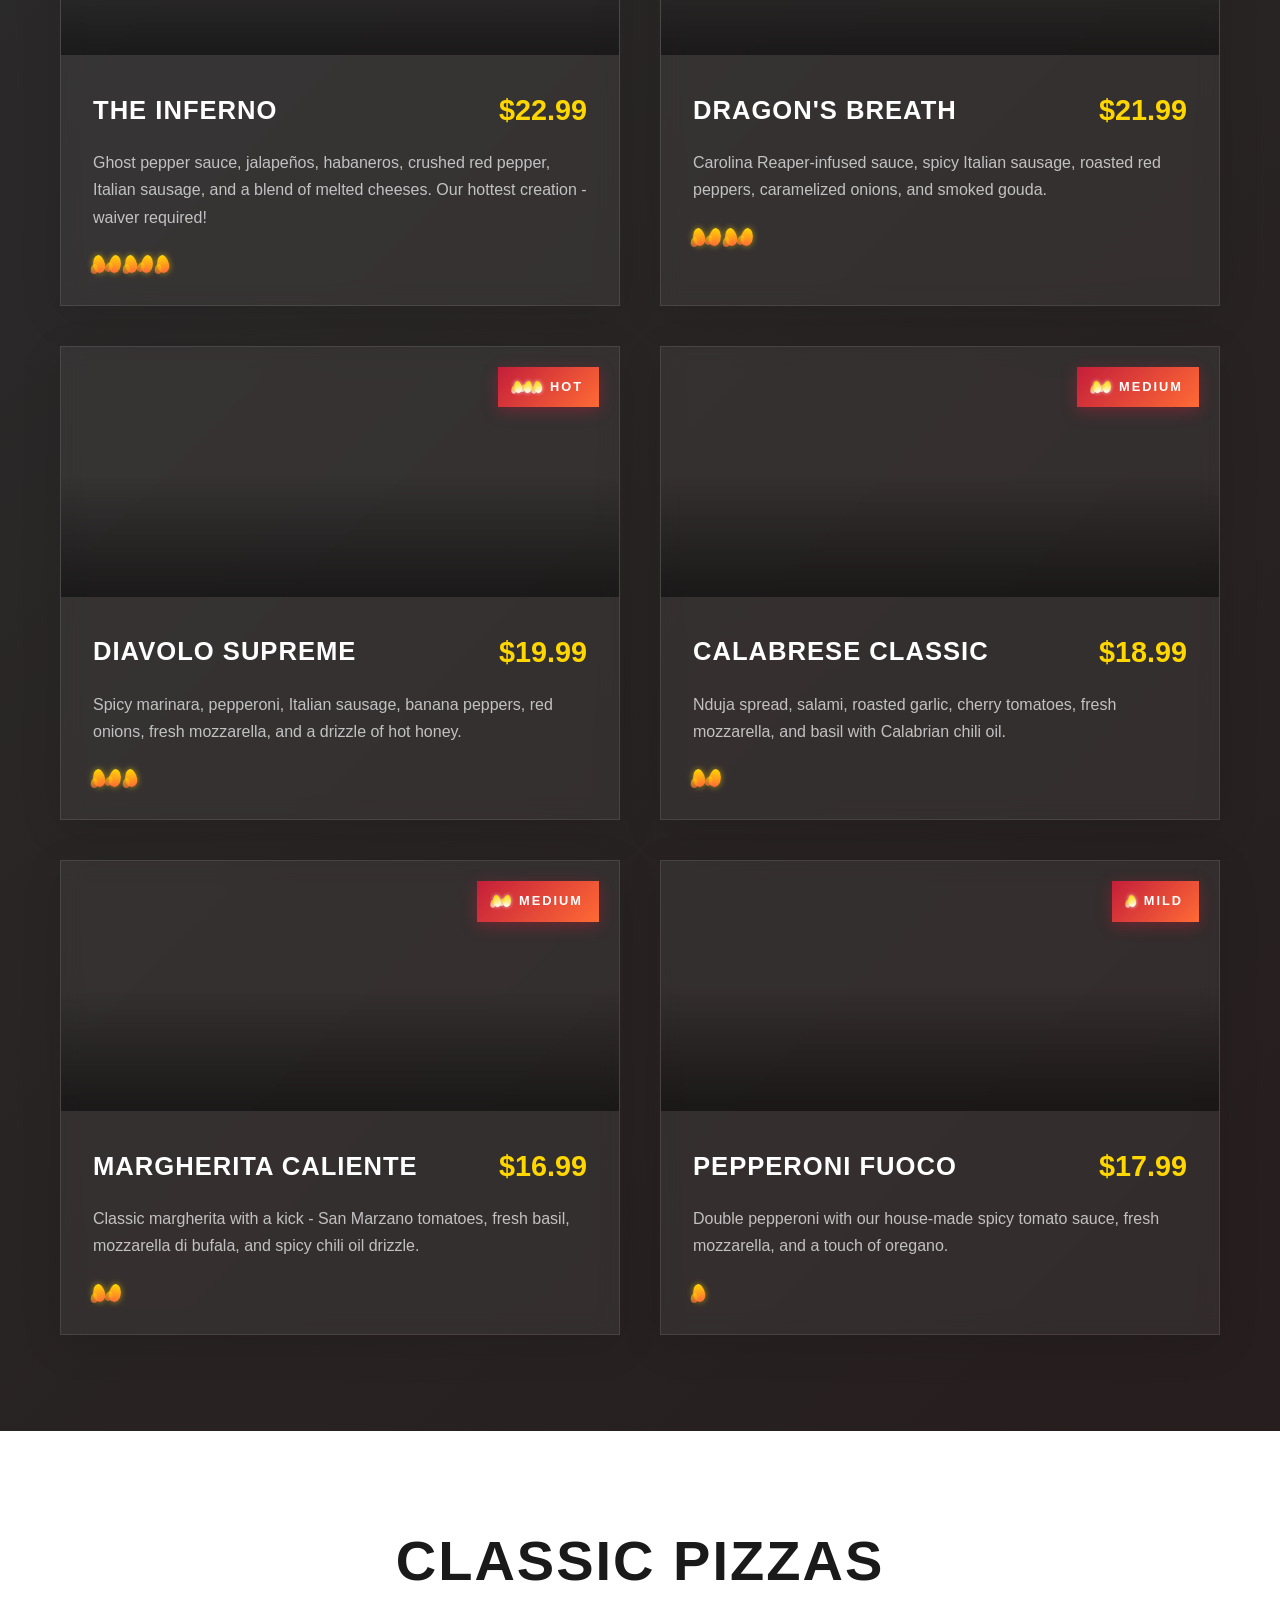
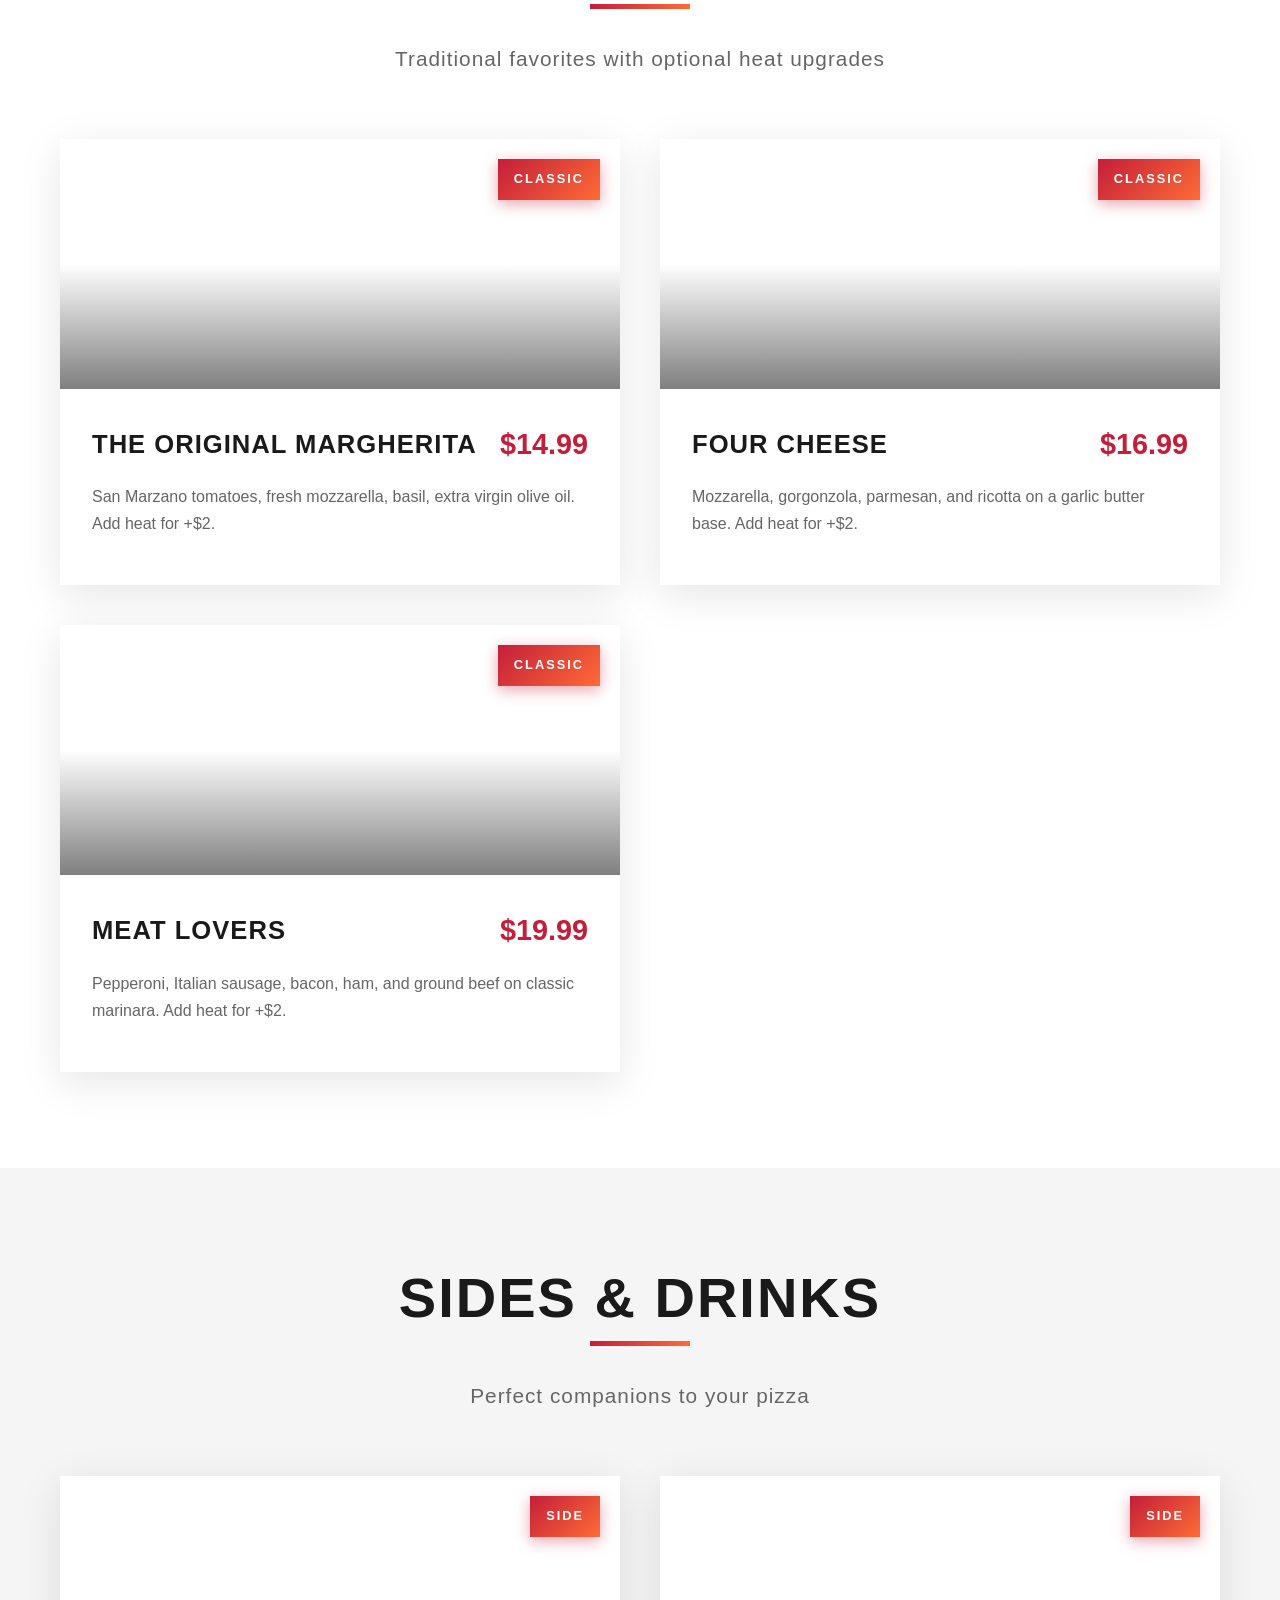
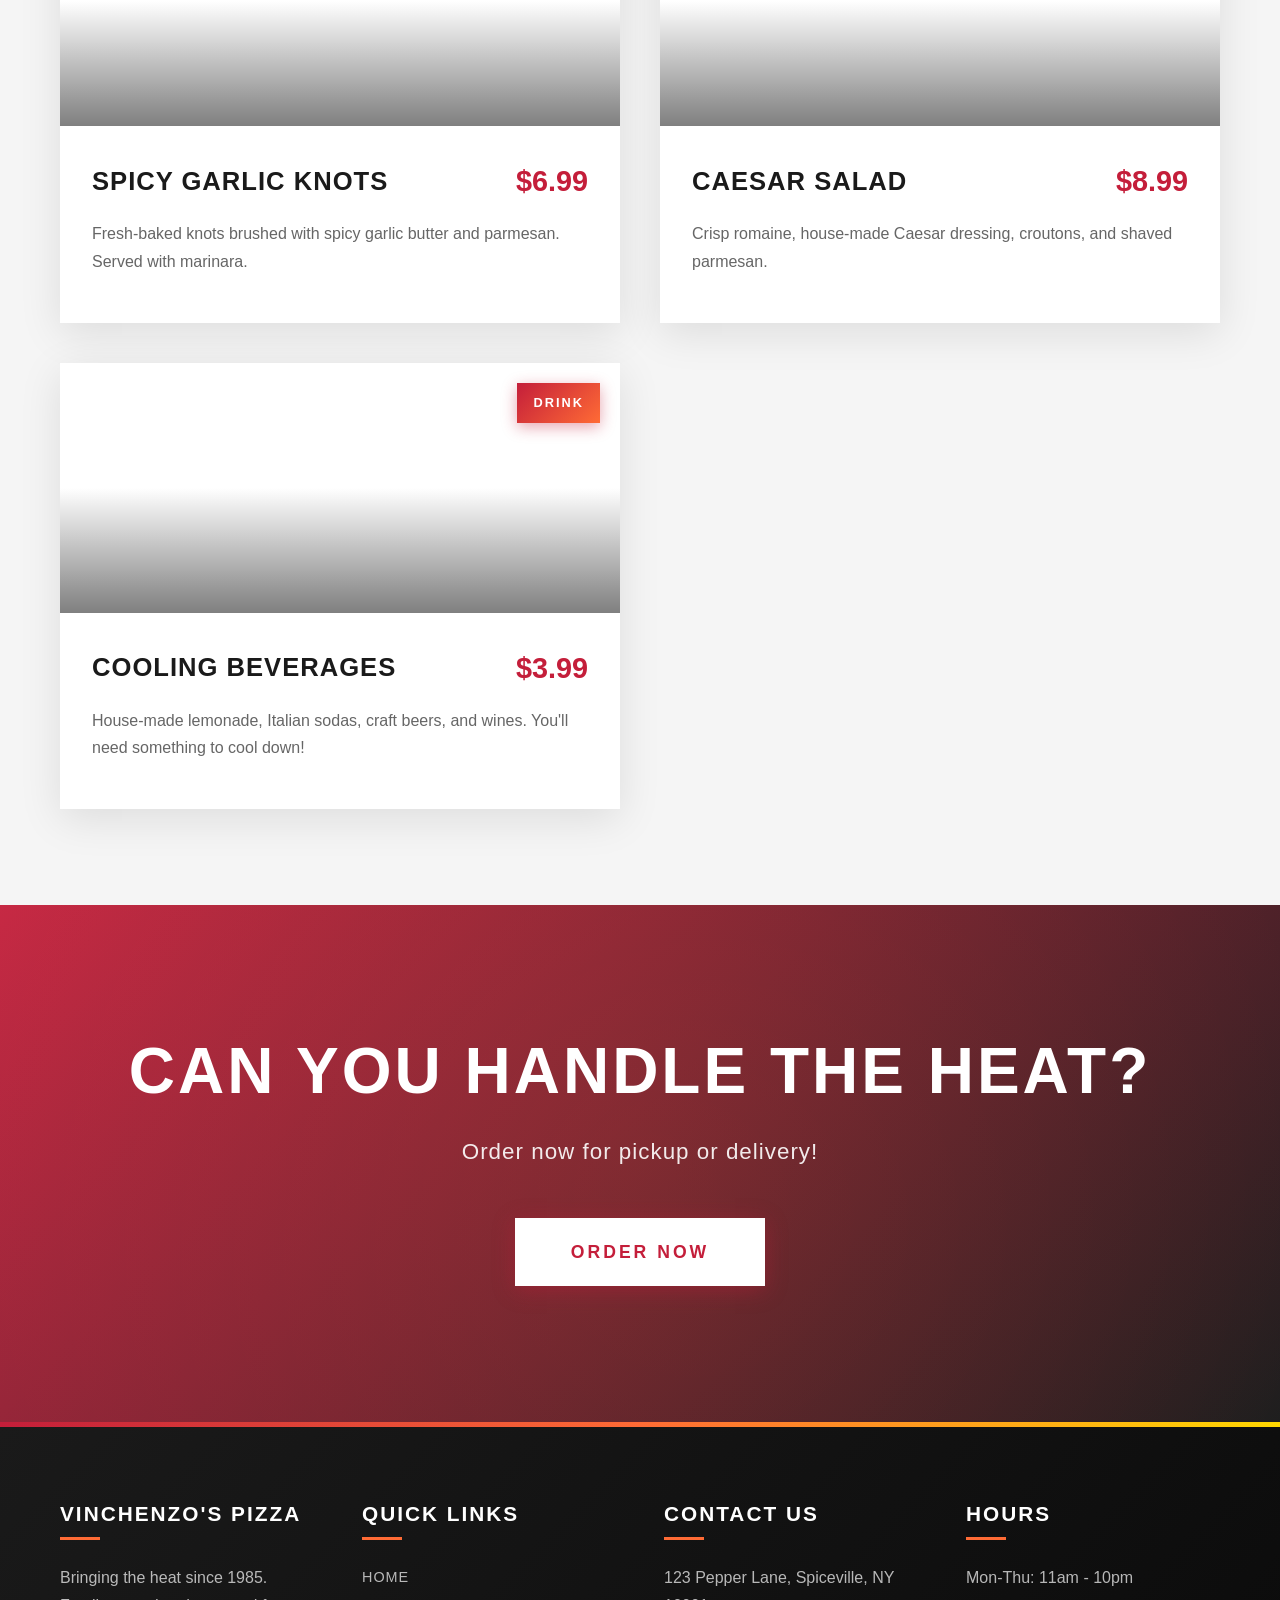
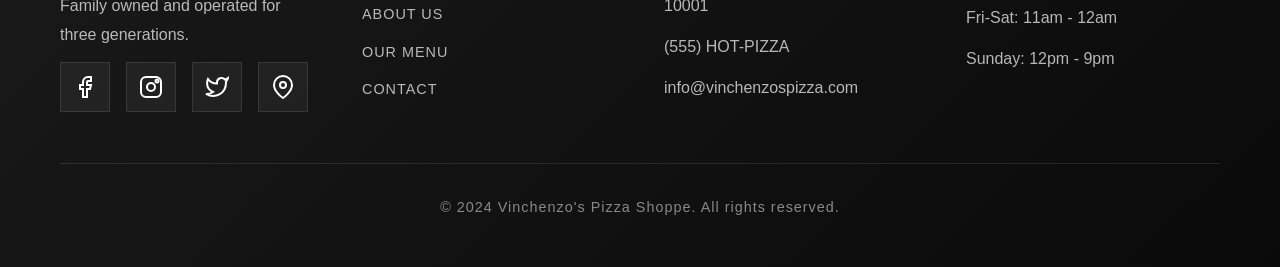
<file: menu.html>
<!DOCTYPE html>
<html lang="en">

<head>
  <meta charset="UTF-8">
  <meta name="viewport" content="width=device-width, initial-scale=1.0">
  <meta name="description"
    content="Explore Vinchenzo's Pizza Shoppe menu - From mild heat to extreme fire, find your perfect spicy pizza.">
  <title>Our Menu | Vinchenzo's Pizza Shoppe</title>
  <link rel="stylesheet" href="styles.css">
</head>

<body>
  <!-- Header -->
  <header>
    <nav>
      <a href="index.html" class="logo">
        <svg class="logo-icon" viewBox="0 0 40 40" fill="none" stroke="currentColor" stroke-width="2">
          <path d="M20 4 L36 36 H4 Z" fill="#ff6b35" stroke="none" />
          <circle cx="15" cy="24" r="3" fill="#c41e3a" />
          <circle cx="24" cy="20" r="2.5" fill="#c41e3a" />
          <circle cx="20" cy="28" r="2" fill="#c41e3a" />
        </svg>
        <h1>Vinchenzo's <span>Pizza</span></h1>
      </a>
      <ul class="nav-links">
        <li><a href="index.html">Home</a></li>
        <li><a href="about.html">About</a></li>
        <li><a href="menu.html" class="active">Menu</a></li>
        <li><a href="contact.html">Contact</a></li>
      </ul>
      <button class="mobile-menu-btn" onclick="toggleMenu()">
        <span></span>
        <span></span>
        <span></span>
      </button>
    </nav>
  </header>

  <!-- Page Header -->
  <section class="page-header">
    <!-- Floating Embers -->
    <div class="embers">
      <div class="ember"></div>
      <div class="ember"></div>
      <div class="ember"></div>
      <div class="ember"></div>
      <div class="ember"></div>
      <div class="ember"></div>
    </div>
    <div class="container">
      <p class="page-header-eyebrow">Taste The Fire</p>
      <h1>OUR <span>MENU</span></h1>
      <p>From mild warmth to volcanic heat</p>
    </div>
  </section>

  <!-- Heat Level Guide -->
  <section class="heat-guide">
    <div class="container">
      <div class="heat-guide-content">
        <h2>HEAT LEVEL GUIDE</h2>
        <div class="heat-levels">
          <div class="heat-level-item">
            <span class="heat-dots"><span class="heat-dot"></span></span>
            <span class="heat-name">Mild</span>
            <span class="heat-desc">A gentle warmth</span>
          </div>
          <div class="heat-level-item">
            <span class="heat-dots"><span class="heat-dot"></span><span class="heat-dot"></span></span>
            <span class="heat-name">Medium</span>
            <span class="heat-desc">Noticeable kick</span>
          </div>
          <div class="heat-level-item">
            <span class="heat-dots"><span class="heat-dot"></span><span class="heat-dot"></span><span
                class="heat-dot"></span></span>
            <span class="heat-name">Hot</span>
            <span class="heat-desc">Bring a drink!</span>
          </div>
          <div class="heat-level-item">
            <span class="heat-dots"><span class="heat-dot"></span><span class="heat-dot"></span><span
                class="heat-dot"></span><span class="heat-dot"></span></span>
            <span class="heat-name">Very Hot</span>
            <span class="heat-desc">Spice lover's delight</span>
          </div>
          <div class="heat-level-item">
            <span class="heat-dots"><span class="heat-dot"></span><span class="heat-dot"></span><span
                class="heat-dot"></span><span class="heat-dot"></span><span class="heat-dot"></span></span>
            <span class="heat-name">Extreme</span>
            <span class="heat-desc">Sign our waiver!</span>
          </div>
        </div>
      </div>
    </div>
  </section>

  <!-- Search and Filter Section -->
  <section class="search-filter">
    <div class="container">
      <div class="search-filter-content">
        <!-- Search Bar -->
        <div class="search-bar-wrapper">
          <input type="text" id="searchInput" class="search-bar" placeholder="Search menu items..."
            aria-label="Search menu items">
          <span class="search-icon" aria-hidden="true">🔍</span>
        </div>

        <!-- Filter Buttons -->
        <div class="filter-buttons" role="group" aria-label="Filter menu by category">
          <button type="button" class="filter-btn active" data-category="all" aria-pressed="true">All</button>
          <button type="button" class="filter-btn" data-category="signature" aria-pressed="false">Signature</button>
          <button type="button" class="filter-btn" data-category="classic" aria-pressed="false">Classic</button>
          <button type="button" class="filter-btn" data-category="sides-drinks" aria-pressed="false">Sides &
            Drinks</button>
        </div>
      </div>
    </div>
  </section>

  <!-- Signature Pizzas -->
  <section class="menu menu-featured">
    <div class="container">
      <div class="section-title">
        <h2>Signature Spicy Pizzas</h2>
        <p>Our legendary creations that made us famous</p>
      </div>
      <!-- NOTE: All menu items MUST have data-category attribute. Valid values: "signature all", "classic all", "sides-drinks all" -->
      <div class="menu-grid">
        <div class="menu-item" data-category="signature all">
          <div class="menu-item-image"
            style="background-image: url('https://images.unsplash.com/photo-1628840042765-356cda07504e?w=600');">
            <span class="spice-level"><span class="heat-dots"><span class="heat-dot"></span><span
                  class="heat-dot"></span><span class="heat-dot"></span><span class="heat-dot"></span><span
                  class="heat-dot"></span></span> Extreme</span>
          </div>
          <div class="menu-item-content">
            <div class="menu-item-header">
              <h3>The Inferno</h3>
              <span class="price">$22.99</span>
            </div>
            <p>Ghost pepper sauce, jalapeños, habaneros, crushed red pepper, Italian sausage, and a blend of melted
              cheeses. Our hottest creation - waiver required!</p>
            <div class="heat-indicator">
              <span class="heat-dots"><span class="heat-dot"></span><span class="heat-dot"></span><span
                  class="heat-dot"></span><span class="heat-dot"></span><span class="heat-dot"></span></span>
            </div>
          </div>
        </div>

        <div class="menu-item" data-category="signature all">
          <div class="menu-item-image"
            style="background-image: url('https://images.unsplash.com/photo-1595854341625-f33ee10dbf94?w=600');">
            <span class="spice-level"><span class="heat-dots"><span class="heat-dot"></span><span
                  class="heat-dot"></span><span class="heat-dot"></span><span class="heat-dot"></span></span> Very
              Hot</span>
          </div>
          <div class="menu-item-content">
            <div class="menu-item-header">
              <h3>Dragon's Breath</h3>
              <span class="price">$21.99</span>
            </div>
            <p>Carolina Reaper-infused sauce, spicy Italian sausage, roasted red peppers, caramelized onions, and smoked
              gouda.</p>
            <div class="heat-indicator">
              <span class="heat-dots"><span class="heat-dot"></span><span class="heat-dot"></span><span
                  class="heat-dot"></span><span class="heat-dot"></span></span>
            </div>
          </div>
        </div>

        <div class="menu-item" data-category="signature all">
          <div class="menu-item-image"
            style="background-image: url('https://images.unsplash.com/photo-1574071318508-1cdbab80d002?w=600');">
            <span class="spice-level"><span class="heat-dots"><span class="heat-dot"></span><span
                  class="heat-dot"></span><span class="heat-dot"></span></span> Hot</span>
          </div>
          <div class="menu-item-content">
            <div class="menu-item-header">
              <h3>Diavolo Supreme</h3>
              <span class="price">$19.99</span>
            </div>
            <p>Spicy marinara, pepperoni, Italian sausage, banana peppers, red onions, fresh mozzarella, and a drizzle
              of hot honey.</p>
            <div class="heat-indicator">
              <span class="heat-dots"><span class="heat-dot"></span><span class="heat-dot"></span><span
                  class="heat-dot"></span></span>
            </div>
          </div>
        </div>

        <div class="menu-item" data-category="signature all">
          <div class="menu-item-image"
            style="background-image: url('https://images.unsplash.com/photo-1565299624946-b28f40a0ae38?w=600');">
            <span class="spice-level"><span class="heat-dots"><span class="heat-dot"></span><span
                  class="heat-dot"></span></span> Medium</span>
          </div>
          <div class="menu-item-content">
            <div class="menu-item-header">
              <h3>Calabrese Classic</h3>
              <span class="price">$18.99</span>
            </div>
            <p>Nduja spread, salami, roasted garlic, cherry tomatoes, fresh mozzarella, and basil with Calabrian chili
              oil.</p>
            <div class="heat-indicator">
              <span class="heat-dots"><span class="heat-dot"></span><span class="heat-dot"></span></span>
            </div>
          </div>
        </div>

        <div class="menu-item" data-category="signature all">
          <div class="menu-item-image"
            style="background-image: url('https://images.unsplash.com/photo-1593560708920-61dd98c46a4e?w=600');">
            <span class="spice-level"><span class="heat-dots"><span class="heat-dot"></span><span
                  class="heat-dot"></span></span> Medium</span>
          </div>
          <div class="menu-item-content">
            <div class="menu-item-header">
              <h3>Margherita Caliente</h3>
              <span class="price">$16.99</span>
            </div>
            <p>Classic margherita with a kick - San Marzano tomatoes, fresh basil, mozzarella di bufala, and spicy chili
              oil drizzle.</p>
            <div class="heat-indicator">
              <span class="heat-dots"><span class="heat-dot"></span><span class="heat-dot"></span></span>
            </div>
          </div>
        </div>

        <div class="menu-item" data-category="signature all">
          <div class="menu-item-image"
            style="background-image: url('https://images.unsplash.com/photo-1604382354936-07c5d9983bd3?w=600');">
            <span class="spice-level"><span class="heat-dots"><span class="heat-dot"></span></span> Mild</span>
          </div>
          <div class="menu-item-content">
            <div class="menu-item-header">
              <h3>Pepperoni Fuoco</h3>
              <span class="price">$17.99</span>
            </div>
            <p>Double pepperoni with our house-made spicy tomato sauce, fresh mozzarella, and a touch of oregano.</p>
            <div class="heat-indicator">
              <span class="heat-dots"><span class="heat-dot"></span></span>
            </div>
          </div>
        </div>
      </div>
    </div>
  </section>

  <!-- Classic Pizzas -->
  <section class="menu" style="background: white;">
    <div class="container">
      <div class="section-title">
        <h2>Classic Pizzas</h2>
        <p>Traditional favorites with optional heat upgrades</p>
      </div>
      <!-- NOTE: All menu items MUST have data-category attribute. Valid values: "signature all", "classic all", "sides-drinks all" -->
      <div class="menu-grid">
        <div class="menu-item" data-category="classic all">
          <div class="menu-item-image"
            style="background-image: url('https://images.unsplash.com/photo-1571407970349-bc81e7e96d47?w=600');">
            <span class="spice-level">Classic</span>
          </div>
          <div class="menu-item-content">
            <div class="menu-item-header">
              <h3>The Original Margherita</h3>
              <span class="price">$14.99</span>
            </div>
            <p>San Marzano tomatoes, fresh mozzarella, basil, extra virgin olive oil. Add heat for +$2.</p>
          </div>
        </div>

        <div class="menu-item" data-category="classic all">
          <div class="menu-item-image"
            style="background-image: url('https://images.unsplash.com/photo-1513104890138-7c749659a591?w=600');">
            <span class="spice-level">Classic</span>
          </div>
          <div class="menu-item-content">
            <div class="menu-item-header">
              <h3>Four Cheese</h3>
              <span class="price">$16.99</span>
            </div>
            <p>Mozzarella, gorgonzola, parmesan, and ricotta on a garlic butter base. Add heat for +$2.</p>
          </div>
        </div>

        <div class="menu-item" data-category="classic all">
          <div class="menu-item-image"
            style="background-image: url('https://images.unsplash.com/photo-1544982503-9f984c14501a?w=600');">
            <span class="spice-level">Classic</span>
          </div>
          <div class="menu-item-content">
            <div class="menu-item-header">
              <h3>Meat Lovers</h3>
              <span class="price">$19.99</span>
            </div>
            <p>Pepperoni, Italian sausage, bacon, ham, and ground beef on classic marinara. Add heat for +$2.</p>
          </div>
        </div>
      </div>
    </div>
  </section>

  <!-- Sides & Drinks -->
  <section class="menu">
    <div class="container">
      <div class="section-title">
        <h2>Sides & Drinks</h2>
        <p>Perfect companions to your pizza</p>
      </div>
      <!-- NOTE: All menu items MUST have data-category attribute. Valid values: "signature all", "classic all", "sides-drinks all" -->
      <div class="menu-grid">
        <div class="menu-item" data-category="sides-drinks all">
          <div class="menu-item-image"
            style="background-image: url('https://images.unsplash.com/photo-1573821663912-6df460f9c684?w=600');">
            <span class="spice-level">Side</span>
          </div>
          <div class="menu-item-content">
            <div class="menu-item-header">
              <h3>Spicy Garlic Knots</h3>
              <span class="price">$6.99</span>
            </div>
            <p>Fresh-baked knots brushed with spicy garlic butter and parmesan. Served with marinara.</p>
          </div>
        </div>

        <div class="menu-item" data-category="sides-drinks all">
          <div class="menu-item-image"
            style="background-image: url('https://images.unsplash.com/photo-1550304943-4f24f54ddde9?w=600');">
            <span class="spice-level">Side</span>
          </div>
          <div class="menu-item-content">
            <div class="menu-item-header">
              <h3>Caesar Salad</h3>
              <span class="price">$8.99</span>
            </div>
            <p>Crisp romaine, house-made Caesar dressing, croutons, and shaved parmesan.</p>
          </div>
        </div>

        <div class="menu-item" data-category="sides-drinks all">
          <div class="menu-item-image"
            style="background-image: url('https://images.unsplash.com/photo-1558642452-9d2a7deb7f62?w=600');">
            <span class="spice-level">Drink</span>
          </div>
          <div class="menu-item-content">
            <div class="menu-item-header">
              <h3>Cooling Beverages</h3>
              <span class="price">$3.99</span>
            </div>
            <p>House-made lemonade, Italian sodas, craft beers, and wines. You'll need something to cool down!</p>
          </div>
        </div>
      </div>
    </div>
  </section>

  <!-- CTA Section -->
  <section class="cta">
    <div class="container">
      <h2>Can You Handle the Heat?</h2>
      <p>Order now for pickup or delivery!</p>
      <a href="contact.html" class="btn btn-primary">Order Now</a>
    </div>
  </section>

  <!-- Footer -->
  <footer>
    <div class="container">
      <div class="footer-content">
        <div class="footer-section">
          <h3>Vinchenzo's Pizza</h3>
          <p>Bringing the heat since 1985. Family owned and operated for three generations.</p>
          <div class="social-links">
            <a href="#"><svg class="social-icon" viewBox="0 0 24 24">
                <path d="M18 2h-3a5 5 0 0 0-5 5v3H7v4h3v8h4v-8h3l1-4h-4V7a1 1 0 0 1 1-1h3z" />
              </svg></a>
            <a href="#"><svg class="social-icon" viewBox="0 0 24 24">
                <rect x="2" y="2" width="20" height="20" rx="5" />
                <circle cx="12" cy="12" r="4" />
                <circle cx="18" cy="6" r="1.5" />
              </svg></a>
            <a href="#"><svg class="social-icon" viewBox="0 0 24 24">
                <path
                  d="M23 3a10.9 10.9 0 0 1-3.14 1.53 4.48 4.48 0 0 0-7.86 3v1A10.66 10.66 0 0 1 3 4s-4 9 5 13a11.64 11.64 0 0 1-7 2c9 5 20 0 20-11.5 0-.28-.03-.56-.08-.83A7.72 7.72 0 0 0 23 3z" />
              </svg></a>
            <a href="#"><svg class="social-icon" viewBox="0 0 24 24">
                <path d="M21 10c0 7-9 13-9 13s-9-6-9-13a9 9 0 0 1 18 0z" />
                <circle cx="12" cy="10" r="3" />
              </svg></a>
          </div>
        </div>
        <div class="footer-section">
          <h3>Quick Links</h3>
          <ul class="footer-links">
            <li><a href="index.html">Home</a></li>
            <li><a href="about.html">About Us</a></li>
            <li><a href="menu.html">Our Menu</a></li>
            <li><a href="contact.html">Contact</a></li>
          </ul>
        </div>
        <div class="footer-section">
          <h3>Contact Us</h3>
          <p>123 Pepper Lane, Spiceville, NY 10001</p>
          <p>(555) HOT-PIZZA</p>
          <p>info@vinchenzospizza.com</p>
        </div>
        <div class="footer-section">
          <h3>Hours</h3>
          <p>Mon-Thu: 11am - 10pm</p>
          <p>Fri-Sat: 11am - 12am</p>
          <p>Sunday: 12pm - 9pm</p>
        </div>
      </div>
      <div class="footer-bottom">
        <p>&copy; 2024 Vinchenzo's Pizza Shoppe. All rights reserved.</p>
      </div>
    </div>
  </footer>

  <script>
    function toggleMenu() {
      document.querySelector('.nav-links').classList.toggle('active');
    }

    // Menu filtering and search
    let cachedMenuItems = [];  // Store items with cached text content
    const searchInput = document.getElementById('searchInput');
    let selectedCategory = 'all';  // Track active filter
    const VALID_CATEGORIES = ['all', 'signature', 'classic', 'sides-drinks'];
    let noResultsElement = null;

    // Cache menu items and set up event listeners on page load
    document.addEventListener('DOMContentLoaded', function () {
      const menuItems = Array.from(document.querySelectorAll('.menu-item'));

      // Validate and cache menu items with their text content
      cachedMenuItems = menuItems.map((item, index) => {
        const categories = item.dataset.category;

        // Check if data-category is missing or empty
        if (!categories || categories.trim() === '') {
          console.warn(`Menu item ${index} is missing data-category attribute. Defaulting to "all".`);
          item.dataset.category = 'all';
        }

        // Check if any category is invalid
        const categoryList = (item.dataset.category || 'all').split(' ');
        const invalidCategories = categoryList.filter(cat => !VALID_CATEGORIES.includes(cat));
        if (invalidCategories.length > 0) {
          console.warn(`Menu item ${index} has invalid categories: ${invalidCategories.join(', ')}. Valid categories are: ${VALID_CATEGORIES.join(', ')}`);
        }

        // Cache text content to avoid repeated DOM queries
        const h3Element = item.querySelector('h3');
        const pElement = item.querySelector('p');
        const h3Text = h3Element?.textContent?.toLowerCase() || '';
        const pText = pElement?.textContent?.toLowerCase() || '';

        return {
          element: item,
          categories: categoryList,
          h3Text: h3Text,
          pText: pText
        };
      });

      // Create "no results" message element
      createNoResultsElement();

      if (searchInput) {
        searchInput.addEventListener('input', applyFilters);
      }

      // Set up filter button listeners
      const filterButtons = document.querySelectorAll('.filter-btn');
      filterButtons.forEach(btn => {
        btn.addEventListener('click', function () {
          // Prevent redundant updates if already active
          if (this.classList.contains('active')) {
            return;
          }

          // Update active button state
          filterButtons.forEach(b => {
            b.classList.remove('active');
            b.setAttribute('aria-pressed', 'false');
          });
          this.classList.add('active');
          this.setAttribute('aria-pressed', 'true');

          // Update selected category and apply filters
          selectedCategory = this.dataset.category;
          applyFilters();
        });
      });
    });

    function createNoResultsElement() {
      // Create result info/message element that will be placed in the search-filter-content
      noResultsElement = document.createElement('div');
      noResultsElement.id = 'filter-results-info';
      noResultsElement.style.display = 'none';
      noResultsElement.style.padding = '1rem';
      noResultsElement.style.textAlign = 'center';
      noResultsElement.style.color = '#666';
      noResultsElement.style.marginBottom = '1rem';
      noResultsElement.style.borderRadius = '4px';
      noResultsElement.style.backgroundColor = '#f9f9f9';
      noResultsElement.style.fontSize = '0.95rem';

      // Try to insert after the filter buttons (in search-filter-content)
      const filterContent = document.querySelector('.search-filter-content');
      if (filterContent) {
        // Insert at the end of search-filter-content, after filter buttons
        filterContent.appendChild(noResultsElement);
      } else {
        console.warn('Could not find .search-filter-content to insert no-results message');
      }
    }

    function applyFilters() {
      const searchTerm = (searchInput?.value || '').toLowerCase().trim();
      let visibleCount = 0;
      const totalCount = cachedMenuItems.length;

      // Filter items using cached text content
      cachedMenuItems.forEach(item => {
        // Check if search term matches (empty search matches all)
        const matchesSearch = !searchTerm || item.h3Text.includes(searchTerm) || item.pText.includes(searchTerm);

        // Check if item's category matches selected filter
        const matchesCategory = item.categories.includes(selectedCategory);

        // Show if both search and category match
        const shouldShow = matchesSearch && matchesCategory;
        item.element.style.display = shouldShow ? '' : 'none';

        if (shouldShow) {
          visibleCount++;
        }
      });

      // Hide/show entire menu sections if they have no visible items
      const menuSections = document.querySelectorAll('.menu');
      menuSections.forEach(section => {
        const visibleItemsInSection = section.querySelectorAll('.menu-item:not([style*="display: none"])').length;
        section.style.display = visibleItemsInSection === 0 ? 'none' : '';
      });

      // Update results message
      if (noResultsElement) {
        if (visibleCount === 0) {
          // Show "no results" message
          noResultsElement.innerHTML = '<p><strong>No menu items match your filters.</strong> Try adjusting your search or category selection.</p>';
          noResultsElement.style.display = 'block';
          noResultsElement.style.borderLeft = '4px solid var(--primary-color)';
        } else {
          // Show item count
          const countText = visibleCount === totalCount
            ? `Showing all ${visibleCount} menu items`
            : `Showing ${visibleCount} of ${totalCount} menu items`;
          noResultsElement.innerHTML = `<p>${countText}</p>`;
          noResultsElement.style.display = 'block';
          noResultsElement.style.borderLeft = '4px solid #4caf50';
        }
      }
    }
  </script>
</body>

</html>
</file>
<file: styles.css>
/* CSS Variables */
:root {
  --primary-color: #c41e3a;
  --primary-dark: #9a1830;
  --secondary-color: #ff6b35;
  --accent-color: #ffd700;
  --dark-color: #1a1a1a;
  --light-color: #f5f5f5;
  --text-color: #333;
  --text-light: #666;
  --white: #ffffff;
  --shadow: 0 4px 6px rgba(0, 0, 0, 0.1);
  --shadow-lg: 0 10px 25px rgba(0, 0, 0, 0.15);
  --transition: all 0.3s ease;
}

/* ===== ICON SYSTEM ===== */
.icon {
  display: inline-flex;
  align-items: center;
  justify-content: center;
  flex-shrink: 0;
}

/* Chili Pepper Icon */
.icon-pepper {
  width: 20px;
  height: 20px;
  position: relative;
}

.icon-pepper::before {
  content: '';
  position: absolute;
  width: 14px;
  height: 18px;
  background: var(--primary-color);
  border-radius: 50% 50% 50% 50% / 60% 60% 40% 40%;
  transform: rotate(-30deg);
  top: 2px;
  left: 2px;
}

.icon-pepper::after {
  content: '';
  position: absolute;
  width: 6px;
  height: 8px;
  background: #2d5a27;
  border-radius: 2px 2px 0 0;
  top: -2px;
  left: 8px;
  transform: rotate(-10deg);
}

/* Heat Level Indicators - Flame Style */
.heat-dots {
  display: inline-flex;
  gap: 3px;
  align-items: flex-end;
}

.heat-dot {
  width: 10px;
  height: 14px;
  position: relative;
  background: linear-gradient(to top, #ff6b35 0%, #ffd700 100%);
  border-radius: 50% 50% 50% 50% / 60% 60% 40% 40%;
  transform: rotate(-10deg);
  box-shadow: 0 0 6px rgba(255, 215, 0, 0.6);
}

.heat-dot::before {
  content: '';
  position: absolute;
  bottom: 0;
  left: -3px;
  width: 7px;
  height: 10px;
  background: linear-gradient(to top, #ff6b35 0%, #ffd700 100%);
  border-radius: 50% 50% 50% 50% / 60% 60% 40% 40%;
  transform: rotate(15deg);
  opacity: 0.7;
}

.heat-dot:nth-child(even) {
  transform: rotate(10deg);
}

.heat-dot.inactive {
  background: rgba(255, 255, 255, 0.2);
  box-shadow: none;
}

.heat-dot.inactive::before {
  display: none;
}

/* Pizza Icon */
.icon-pizza {
  width: 40px;
  height: 40px;
  position: relative;
}

.icon-pizza::before {
  content: '';
  position: absolute;
  width: 0;
  height: 0;
  border-left: 18px solid transparent;
  border-right: 18px solid transparent;
  border-bottom: 32px solid var(--secondary-color);
  top: 4px;
  left: 2px;
}

.icon-pizza::after {
  content: '';
  position: absolute;
  width: 8px;
  height: 8px;
  background: var(--primary-color);
  border-radius: 50%;
  top: 18px;
  left: 16px;
}

/* Feature Icons - Minimal Squares */
.icon-box {
  width: 60px;
  height: 60px;
  display: flex;
  align-items: center;
  justify-content: center;
  background: linear-gradient(135deg, var(--primary-color), var(--secondary-color));
  margin: 0 auto 1.5rem;
}

.icon-box svg {
  width: 30px;
  height: 30px;
  stroke: white;
  stroke-width: 2;
  fill: none;
}

/* Social Icons */
.social-icon {
  width: 24px;
  height: 24px;
  stroke: currentColor;
  stroke-width: 2;
  fill: none;
}

/* Contact Icons */
.contact-icon-box {
  width: 50px;
  height: 50px;
  background: linear-gradient(135deg, var(--primary-color), var(--secondary-color));
  display: flex;
  align-items: center;
  justify-content: center;
  flex-shrink: 0;
}

.contact-icon-box svg {
  width: 24px;
  height: 24px;
  stroke: white;
  stroke-width: 2;
  fill: none;
}

/* Team Photo Placeholder */
.team-icon {
  width: 100%;
  height: 100%;
  display: flex;
  align-items: center;
  justify-content: center;
}

.team-icon svg {
  width: 60px;
  height: 60px;
  stroke: white;
  stroke-width: 1.5;
  fill: none;
}

/* Reset & Base Styles */
* {
  margin: 0;
  padding: 0;
  box-sizing: border-box;
}

html {
  scroll-behavior: smooth;
}

body {
  font-family: 'Segoe UI', Tahoma, Geneva, Verdana, sans-serif;
  line-height: 1.6;
  color: var(--text-color);
  background-color: var(--light-color);
}

a {
  text-decoration: none;
  color: inherit;
}

ul {
  list-style: none;
}

img {
  max-width: 100%;
  height: auto;
}

/* Typography */
h1,
h2,
h3,
h4 {
  font-weight: 700;
  line-height: 1.2;
  margin-bottom: 1rem;
}

h1 {
  font-size: 3rem;
}

h2 {
  font-size: 2.5rem;
}

h3 {
  font-size: 1.5rem;
}

p {
  margin-bottom: 1rem;
}

/* Container */
.container {
  max-width: 1200px;
  margin: 0 auto;
  padding: 0 20px;
}

/* Header & Navigation */
header {
  background: linear-gradient(135deg, rgba(26, 26, 26, 0.98) 0%, rgba(10, 10, 10, 0.98) 100%);
  backdrop-filter: blur(10px);
  position: fixed;
  width: 100%;
  top: 0;
  z-index: 1000;
  border-bottom: 1px solid rgba(255, 107, 53, 0.2);
}

header::after {
  content: '';
  position: absolute;
  bottom: 0;
  left: 0;
  right: 0;
  height: 2px;
  background: linear-gradient(90deg, transparent, var(--secondary-color), var(--primary-color), transparent);
  opacity: 0.6;
}

nav {
  display: flex;
  justify-content: space-between;
  align-items: center;
  padding: 1.25rem 2rem;
  max-width: 1400px;
  margin: 0 auto;
}

.logo {
  display: flex;
  align-items: center;
  gap: 12px;
  transition: transform 0.3s ease;
}

.logo:hover {
  transform: scale(1.02);
}

.logo-icon {
  width: 36px;
  height: 36px;
  filter: drop-shadow(0 0 10px rgba(255, 107, 53, 0.5));
}

.logo h1 {
  font-size: 1.6rem;
  color: var(--white);
  margin: 0;
  font-weight: 900;
  text-transform: uppercase;
  letter-spacing: 2px;
}

.logo span {
  background: linear-gradient(135deg, var(--secondary-color), var(--accent-color));
  -webkit-background-clip: text;
  -webkit-text-fill-color: transparent;
  background-clip: text;
}

.nav-links {
  display: flex;
  gap: 0.5rem;
}

.nav-links a {
  color: rgba(255, 255, 255, 0.8);
  font-weight: 700;
  padding: 0.75rem 1.5rem;
  border-radius: 0;
  transition: all 0.3s ease;
  text-transform: uppercase;
  letter-spacing: 2px;
  font-size: 0.85rem;
  position: relative;
}

.nav-links a::after {
  content: '';
  position: absolute;
  bottom: 0;
  left: 50%;
  width: 0;
  height: 2px;
  background: linear-gradient(90deg, var(--primary-color), var(--secondary-color));
  transition: all 0.3s ease;
  transform: translateX(-50%);
}

.nav-links a:hover {
  color: var(--white);
}

.nav-links a:hover::after {
  width: 80%;
}

.nav-links a.active {
  color: var(--white);
  background: linear-gradient(135deg, var(--primary-color), var(--secondary-color));
}

.nav-links a.active::after {
  display: none;
}

.mobile-menu-btn {
  display: none;
  flex-direction: column;
  gap: 6px;
  background: none;
  border: none;
  cursor: pointer;
  padding: 8px;
  transition: transform 0.3s ease;
}

.mobile-menu-btn:hover {
  transform: scale(1.1);
}

.mobile-menu-btn span {
  width: 28px;
  height: 3px;
  background: linear-gradient(90deg, var(--white), var(--secondary-color));
  border-radius: 3px;
  transition: var(--transition);
}

/* Hero Section */
.hero {
  background: linear-gradient(135deg, rgba(0, 0, 0, 0.55) 0%, rgba(20, 0, 0, 0.65) 100%),
    url('public/images/hero.jpg') center/cover fixed;
  min-height: 100vh;
  display: flex;
  align-items: center;
  justify-content: center;
  text-align: center;
  color: var(--white);
  padding-top: 80px;
  overflow: hidden;
  position: relative;
}

.hero::before {
  content: '';
  position: absolute;
  top: 0;
  left: 0;
  right: 0;
  bottom: 0;
  background:
    radial-gradient(circle at 20% 80%, rgba(196, 30, 58, 0.3) 0%, transparent 50%),
    radial-gradient(circle at 80% 20%, rgba(255, 107, 53, 0.2) 0%, transparent 50%),
    radial-gradient(circle at 50% 50%, rgba(255, 215, 0, 0.1) 0%, transparent 60%);
  z-index: 0;
  animation: ambientGlow 8s ease-in-out infinite;
}

@keyframes ambientGlow {

  0%,
  100% {
    opacity: 0.6;
  }

  50% {
    opacity: 1;
  }
}

.hero-content {
  max-width: 1000px;
  padding: 2rem;
  position: relative;
  z-index: 2;
}

.hero-eyebrow {
  font-size: 1rem;
  letter-spacing: 6px;
  text-transform: uppercase;
  color: var(--secondary-color);
  margin-bottom: 2rem;
  font-weight: 500;
  animation: fadeInUp 1s ease-out;
}

.hero h1 {
  font-size: 7rem;
  font-weight: 900;
  line-height: 0.95;
  margin-bottom: 1.5rem;
  text-transform: uppercase;
  letter-spacing: -3px;
  animation: heroTitleIn 1.2s ease-out;
}

.hero h1 .highlight {
  display: block;
  background: linear-gradient(135deg, #ff6b35 0%, #ffd700 50%, #ff6b35 100%);
  background-size: 200% auto;
  -webkit-background-clip: text;
  -webkit-text-fill-color: transparent;
  background-clip: text;
  animation: shimmer 3s linear infinite;
}

@keyframes shimmer {
  0% {
    background-position: 0% center;
  }

  100% {
    background-position: 200% center;
  }
}

@keyframes heroTitleIn {
  0% {
    opacity: 0;
    transform: translateY(60px) scale(0.9);
  }

  100% {
    opacity: 1;
    transform: translateY(0) scale(1);
  }
}

@keyframes fadeInUp {
  0% {
    opacity: 0;
    transform: translateY(30px);
  }

  100% {
    opacity: 1;
    transform: translateY(0);
  }
}

.hero .tagline {
  font-size: 1.8rem;
  font-weight: 700;
  letter-spacing: 8px;
  text-transform: uppercase;
  margin-bottom: 1.5rem;
  color: var(--white);
  animation: fadeInUp 1s ease-out 0.3s both;
}

.hero-description {
  font-size: 1.4rem;
  margin-bottom: 3rem;
  color: rgba(255, 255, 255, 0.8);
  font-weight: 300;
  animation: fadeInUp 1s ease-out 0.5s both;
}

.hero-buttons {
  display: flex;
  gap: 1.5rem;
  justify-content: center;
  flex-wrap: wrap;
  animation: fadeInUp 1s ease-out 0.7s both;
}

.btn-large {
  padding: 1.25rem 3rem;
  font-size: 1.1rem;
}

/* Scroll Indicator */
.scroll-indicator {
  position: absolute;
  bottom: 40px;
  left: 50%;
  transform: translateX(-50%);
  animation: fadeInUp 1s ease-out 1s both;
}

.scroll-indicator span {
  display: block;
  width: 30px;
  height: 50px;
  border: 2px solid rgba(255, 255, 255, 0.5);
  border-radius: 25px;
  position: relative;
}

.scroll-indicator span::before {
  content: '';
  position: absolute;
  top: 8px;
  left: 50%;
  transform: translateX(-50%);
  width: 6px;
  height: 6px;
  background: var(--secondary-color);
  border-radius: 50%;
  animation: scrollBounce 2s ease-in-out infinite;
}

@keyframes scrollBounce {

  0%,
  100% {
    top: 8px;
    opacity: 1;
  }

  50% {
    top: 25px;
    opacity: 0.5;
  }
}

/* Fire Glow Background */
.fire-glow {
  position: absolute;
  top: 50%;
  left: 50%;
  transform: translate(-50%, -50%);
  width: 1200px;
  height: 600px;
  background: radial-gradient(ellipse at center,
      rgba(255, 107, 53, 0.15) 0%,
      rgba(196, 30, 58, 0.1) 40%,
      transparent 70%);
  animation: pulseGlow 4s ease-in-out infinite;
  z-index: 0;
  pointer-events: none;
}

@keyframes pulseGlow {

  0%,
  100% {
    transform: translate(-50%, -50%) scale(1);
    opacity: 0.5;
  }

  50% {
    transform: translate(-50%, -50%) scale(1.15);
    opacity: 0.8;
  }
}

/* Ember Particles */
.embers {
  position: absolute;
  top: 0;
  left: 0;
  width: 100%;
  height: 100%;
  overflow: hidden;
  z-index: 1;
  pointer-events: none;
}

.ember {
  position: absolute;
  width: 8px;
  height: 8px;
  background: radial-gradient(circle, #ffd700 0%, #ff6b35 60%, transparent 100%);
  border-radius: 50%;
  animation: rise 5s ease-out infinite;
  opacity: 0;
  box-shadow: 0 0 10px rgba(255, 107, 53, 0.8), 0 0 20px rgba(255, 215, 0, 0.4);
}

.ember:nth-child(1) {
  left: 10%;
  animation-delay: 0s;
  width: 6px;
  height: 6px;
}

.ember:nth-child(2) {
  left: 20%;
  animation-delay: 0.7s;
  width: 10px;
  height: 10px;
}

.ember:nth-child(3) {
  left: 35%;
  animation-delay: 1.2s;
  width: 5px;
  height: 5px;
}

.ember:nth-child(4) {
  left: 50%;
  animation-delay: 0.3s;
  width: 12px;
  height: 12px;
}

.ember:nth-child(5) {
  left: 65%;
  animation-delay: 1.8s;
  width: 7px;
  height: 7px;
}

.ember:nth-child(6) {
  left: 75%;
  animation-delay: 0.5s;
  width: 9px;
  height: 9px;
}

.ember:nth-child(7) {
  left: 85%;
  animation-delay: 2.2s;
  width: 6px;
  height: 6px;
}

.ember:nth-child(8) {
  left: 15%;
  animation-delay: 1.5s;
  width: 11px;
  height: 11px;
}

.ember:nth-child(9) {
  left: 45%;
  animation-delay: 2.5s;
  width: 8px;
  height: 8px;
}

.ember:nth-child(10) {
  left: 90%;
  animation-delay: 0.9s;
  width: 7px;
  height: 7px;
}

@keyframes rise {
  0% {
    bottom: -5%;
    opacity: 0;
    transform: translateX(0) rotate(0deg);
  }

  15% {
    opacity: 1;
  }

  70% {
    opacity: 0.6;
  }

  100% {
    bottom: 100%;
    opacity: 0;
    transform: translateX(50px) rotate(360deg);
  }
}

.hero p {
  font-size: 1.2rem;
  margin-bottom: 2rem;
}

/* Buttons */
.btn {
  display: inline-block;
  padding: 1rem 2.5rem;
  border-radius: 0;
  font-weight: 700;
  text-transform: uppercase;
  letter-spacing: 3px;
  transition: all 0.4s cubic-bezier(0.175, 0.885, 0.32, 1.275);
  cursor: pointer;
  border: none;
  position: relative;
  overflow: hidden;
}

.btn::before {
  content: '';
  position: absolute;
  top: 0;
  left: -100%;
  width: 100%;
  height: 100%;
  background: linear-gradient(90deg, transparent, rgba(255, 255, 255, 0.2), transparent);
  transition: left 0.5s ease;
}

.btn:hover::before {
  left: 100%;
}

.btn-primary {
  background: linear-gradient(135deg, var(--primary-color) 0%, var(--secondary-color) 100%);
  color: var(--white);
  box-shadow: 0 4px 20px rgba(196, 30, 58, 0.4);
}

.btn-primary:hover {
  transform: translateY(-5px) scale(1.02);
  box-shadow: 0 8px 30px rgba(196, 30, 58, 0.6);
}

.btn-secondary {
  background: transparent;
  color: var(--white);
  border: 3px solid var(--white);
}

.btn-secondary:hover {
  background: var(--white);
  color: var(--dark-color);
  transform: translateY(-5px) scale(1.02);
  box-shadow: 0 8px 30px rgba(255, 255, 255, 0.3);
}

/* Page Header */
.page-header {
  background: linear-gradient(135deg, rgba(0, 0, 0, 0.9) 0%, rgba(20, 0, 0, 0.95) 100%),
    url('https://images.unsplash.com/photo-1574071318508-1cdbab80d002?w=1920') center/cover fixed;
  padding: 180px 0 100px;
  text-align: center;
  color: var(--white);
  position: relative;
  overflow: hidden;
}

.page-header::before {
  content: '';
  position: absolute;
  top: 0;
  left: 0;
  right: 0;
  bottom: 0;
  background:
    radial-gradient(circle at 30% 70%, rgba(196, 30, 58, 0.3) 0%, transparent 50%),
    radial-gradient(circle at 70% 30%, rgba(255, 107, 53, 0.2) 0%, transparent 50%);
  z-index: 0;
}

.page-header .container {
  position: relative;
  z-index: 1;
}

.page-header-eyebrow {
  font-size: 0.9rem;
  letter-spacing: 6px;
  text-transform: uppercase;
  color: var(--secondary-color);
  margin-bottom: 1.5rem;
  font-weight: 600;
}

.page-header h1 {
  font-size: 5rem;
  font-weight: 900;
  margin-bottom: 1.5rem;
  text-transform: uppercase;
  letter-spacing: 3px;
  line-height: 1;
}

.page-header h1 span {
  display: block;
  background: linear-gradient(135deg, #ff6b35 0%, #ffd700 50%, #ff6b35 100%);
  background-size: 200% auto;
  -webkit-background-clip: text;
  -webkit-text-fill-color: transparent;
  background-clip: text;
  animation: shimmer 3s linear infinite;
}

.page-header p {
  font-size: 1.4rem;
  color: rgba(255, 255, 255, 0.8);
  letter-spacing: 4px;
  text-transform: uppercase;
  font-weight: 500;
}

/* Sections */
section {
  padding: 6rem 0;
}

.section-title {
  text-align: center;
  margin-bottom: 4rem;
}

.section-title h2 {
  color: var(--dark-color);
  position: relative;
  display: inline-block;
  font-size: 3.5rem;
  font-weight: 900;
  text-transform: uppercase;
  letter-spacing: 2px;
}

.section-title h2::after {
  content: '';
  position: absolute;
  bottom: -15px;
  left: 50%;
  transform: translateX(-50%);
  width: 100px;
  height: 5px;
  background: linear-gradient(90deg, var(--primary-color), var(--secondary-color));
}

.section-title p {
  color: var(--text-light);
  margin-top: 2rem;
  font-size: 1.3rem;
  letter-spacing: 1px;
}

/* Features Section */
.features {
  background: var(--dark-color);
  color: var(--white);
  position: relative;
  overflow: hidden;
}

.features::before {
  content: '';
  position: absolute;
  top: 0;
  left: 0;
  right: 0;
  bottom: 0;
  background:
    radial-gradient(circle at 0% 100%, rgba(196, 30, 58, 0.2) 0%, transparent 50%),
    radial-gradient(circle at 100% 0%, rgba(255, 107, 53, 0.15) 0%, transparent 50%);
  z-index: 0;
}

.features .container {
  position: relative;
  z-index: 1;
}

.features .section-title h2 {
  color: var(--white);
}

.features-grid {
  display: grid;
  grid-template-columns: repeat(auto-fit, minmax(280px, 1fr));
  gap: 2.5rem;
}

.feature-card {
  text-align: center;
  padding: 3rem 2rem;
  border-radius: 0;
  background: rgba(255, 255, 255, 0.05);
  border: 1px solid rgba(255, 255, 255, 0.1);
  transition: all 0.4s ease;
  backdrop-filter: blur(10px);
}

.feature-card:hover {
  transform: translateY(-15px);
  background: rgba(255, 107, 53, 0.15);
  border-color: var(--secondary-color);
  box-shadow: 0 20px 40px rgba(0, 0, 0, 0.3);
}

.feature-icon {
  font-size: 4rem;
  margin-bottom: 1.5rem;
  display: block;
}

.feature-card h3 {
  color: var(--white);
  margin-bottom: 1rem;
  font-size: 1.5rem;
  font-weight: 700;
  text-transform: uppercase;
  letter-spacing: 2px;
}

.feature-card p {
  color: rgba(255, 255, 255, 0.7);
  font-size: 1.05rem;
  line-height: 1.8;
}

/* Search & Filter Section */
.search-filter {
  background: var(--light-color);
  padding: 2rem 0;
  border-bottom: 1px solid #ddd;
}

.search-filter-content {
  display: flex;
  flex-direction: column;
  gap: 1.5rem;
  max-width: 900px;
  margin: 0 auto;
}

.search-bar-wrapper {
  position: relative;
  display: flex;
  align-items: center;
}

.search-bar {
  width: 100%;
  padding: 0.75rem 1rem;
  padding-right: 2.5rem;
  font-size: 1rem;
  border: 2px solid #ddd;
  border-radius: 4px;
  transition: border-color 0.3s ease;
}

.search-bar:focus {
  outline: none;
  border-color: var(--primary-color);
}

.search-icon {
  position: absolute;
  right: 1rem;
  font-size: 1.2rem;
  color: #999;
  pointer-events: none;
}

.filter-buttons {
  display: flex;
  gap: 1rem;
  flex-wrap: wrap;
  justify-content: center;
}

.filter-btn {
  padding: 0.7rem 1.5rem;
  font-size: 0.95rem;
  font-weight: 600;
  text-transform: uppercase;
  letter-spacing: 1px;
  border: 2px solid var(--primary-color);
  background: var(--white);
  color: var(--primary-color);
  border-radius: 4px;
  cursor: pointer;
  transition: all 0.3s ease;
}

.filter-btn:hover {
  transform: translateY(-2px);
  box-shadow: 0 4px 12px rgba(196, 30, 58, 0.2);
}

.filter-btn.active {
  background: var(--primary-color);
  color: var(--white);
  box-shadow: 0 4px 16px rgba(196, 30, 58, 0.4);
  transform: translateY(-2px) scale(1.05);
}

.filter-btn.active:hover {
  background: var(--primary-dark);
  box-shadow: 0 6px 20px rgba(196, 30, 58, 0.6);
  transform: translateY(-3px) scale(1.08);
}

#filter-results-info {
  padding: 1rem;
  text-align: center;
  color: #666;
  margin-bottom: 1rem;
  border-radius: 4px;
  background-color: #f9f9f9;
  font-size: 0.95rem;
  border-left: 4px solid #4caf50;
  animation: slideIn 0.3s ease-out;
}

#filter-results-info p {
  margin: 0;
  font-weight: 500;
}

@keyframes slideIn {
  from {
    opacity: 0;
    transform: translateY(-10px);
  }

  to {
    opacity: 1;
    transform: translateY(0);
  }
}

/* Menu Section */
.menu {
  background: var(--light-color);
  position: relative;
}

.menu-featured {
  background:
    linear-gradient(135deg, rgba(26, 26, 26, 0.92) 0%, rgba(10, 0, 0, 0.88) 100%),
    url('public/images/menu-bg.jpg') center/cover fixed;
  color: var(--white);
}

.menu-featured .section-title h2 {
  color: var(--white);
}

.menu-featured .section-title p {
  color: rgba(255, 255, 255, 0.8);
}

.menu-featured .menu-item {
  background: rgba(255, 255, 255, 0.06);
  border: 1px solid rgba(255, 255, 255, 0.1);
  backdrop-filter: blur(10px);
}

.menu-featured .menu-item:hover {
  background: rgba(255, 255, 255, 0.1);
  border-color: var(--secondary-color);
}

.menu-featured .menu-item h3 {
  color: var(--white);
}

.menu-featured .menu-item p {
  color: rgba(255, 255, 255, 0.7);
}

.menu-featured .price {
  color: var(--accent-color);
}

.menu-grid {
  display: grid;
  grid-template-columns: repeat(auto-fit, minmax(380px, 1fr));
  gap: 2.5rem;
}

.menu-item {
  background: var(--white);
  border-radius: 0;
  overflow: hidden;
  box-shadow: 0 10px 40px rgba(0, 0, 0, 0.1);
  transition: all 0.5s cubic-bezier(0.175, 0.885, 0.32, 1.275);
  position: relative;
}

.menu-item::before {
  content: '';
  position: absolute;
  top: 0;
  left: 0;
  width: 5px;
  height: 100%;
  background: linear-gradient(180deg, var(--primary-color), var(--secondary-color));
  transform: scaleY(0);
  transform-origin: bottom;
  transition: transform 0.4s ease;
}

.menu-item:hover::before {
  transform: scaleY(1);
}

.menu-item:hover {
  transform: translateY(-10px) scale(1.02);
  box-shadow: 0 25px 50px rgba(0, 0, 0, 0.2);
}

.menu-item-image {
  height: 250px;
  background-size: cover;
  background-position: center;
  position: relative;
  transition: transform 0.5s ease;
}

.menu-item:hover .menu-item-image {
  transform: scale(1.05);
}

.menu-item-image::after {
  content: '';
  position: absolute;
  bottom: 0;
  left: 0;
  right: 0;
  height: 50%;
  background: linear-gradient(to top, rgba(0, 0, 0, 0.5), transparent);
}

.spice-level {
  position: absolute;
  top: 20px;
  right: 20px;
  background: linear-gradient(135deg, var(--primary-color), var(--secondary-color));
  color: var(--white);
  padding: 10px 16px;
  border-radius: 0;
  font-size: 0.8rem;
  font-weight: 700;
  text-transform: uppercase;
  letter-spacing: 2px;
  z-index: 2;
  box-shadow: 0 4px 15px rgba(196, 30, 58, 0.4);
  display: flex;
  align-items: center;
  gap: 8px;
}

.spice-level .heat-dots {
  gap: 2px;
}

.spice-level .heat-dot {
  width: 8px;
  height: 12px;
  background: linear-gradient(to top, #fff 0%, #ffd700 100%);
  box-shadow: 0 0 4px rgba(255, 255, 255, 0.8);
}

.spice-level .heat-dot::before {
  width: 5px;
  height: 8px;
  background: linear-gradient(to top, #fff 0%, #ffd700 100%);
}

.menu-item-content {
  padding: 2rem;
  overflow: hidden;
}

.menu-item-header {
  display: flex;
  justify-content: space-between;
  align-items: center;
  margin-bottom: 1rem;
}

.menu-item h3 {
  margin: 0;
  color: var(--dark-color);
  font-size: 1.6rem;
  font-weight: 800;
  text-transform: uppercase;
  letter-spacing: 1px;
}

.price {
  font-size: 1.8rem;
  font-weight: 900;
  color: var(--primary-color);
}

.menu-item p {
  color: var(--text-light);
  font-size: 1rem;
  line-height: 1.7;
}

.heat-indicator {
  margin-top: 1.5rem;
  display: flex;
  align-items: flex-end;
  gap: 8px;
}

.heat-indicator .heat-dots {
  gap: 4px;
}

.heat-indicator .heat-dot {
  width: 12px;
  height: 18px;
  animation: flicker 0.8s ease-in-out infinite alternate;
}

.heat-indicator .heat-dot:nth-child(2) {
  animation-delay: 0.1s;
}

.heat-indicator .heat-dot:nth-child(3) {
  animation-delay: 0.2s;
}

.heat-indicator .heat-dot:nth-child(4) {
  animation-delay: 0.3s;
}

.heat-indicator .heat-dot:nth-child(5) {
  animation-delay: 0.4s;
}

@keyframes flicker {
  0% {
    transform: scaleY(1) rotate(-10deg);
    opacity: 0.9;
  }

  100% {
    transform: scaleY(1.15) rotate(5deg);
    opacity: 1;
  }
}

/* Text Gradient Utility */
.text-gradient {
  background: linear-gradient(135deg, var(--secondary-color), var(--accent-color));
  -webkit-background-clip: text;
  -webkit-text-fill-color: transparent;
  background-clip: text;
}

/* About Section */
.about-section {
  background: var(--white);
  padding: 6rem 0;
}

.about-content {
  display: grid;
  grid-template-columns: 1fr 1fr;
  gap: 5rem;
  align-items: center;
}

.about-text h2 {
  color: var(--dark-color);
  margin-bottom: 2rem;
  font-size: 2.5rem;
  font-weight: 900;
  text-transform: uppercase;
  letter-spacing: 2px;
}

.about-text p {
  color: var(--text-light);
  margin-bottom: 1.5rem;
  font-size: 1.1rem;
  line-height: 1.9;
}

.about-image {
  border-radius: 0;
  overflow: hidden;
  box-shadow: 0 25px 50px rgba(0, 0, 0, 0.2);
  position: relative;
}

.about-image::before {
  content: '';
  position: absolute;
  top: -5px;
  left: -5px;
  right: -5px;
  bottom: -5px;
  background: linear-gradient(135deg, var(--primary-color), var(--secondary-color));
  z-index: -1;
}

.about-image img {
  width: 100%;
  height: 450px;
  object-fit: cover;
  transition: transform 0.5s ease;
}

.about-image:hover img {
  transform: scale(1.05);
}

/* Heat Level Guide */
.heat-guide {
  background: var(--dark-color);
  padding: 4rem 0;
  position: relative;
  overflow: hidden;
}

.heat-guide::before {
  content: '';
  position: absolute;
  top: 0;
  left: 0;
  right: 0;
  bottom: 0;
  background: radial-gradient(circle at center, rgba(255, 107, 53, 0.1) 0%, transparent 70%);
}

.heat-guide-content {
  position: relative;
  z-index: 1;
  text-align: center;
}

.heat-guide h2 {
  color: var(--white);
  font-size: 2rem;
  font-weight: 900;
  letter-spacing: 4px;
  margin-bottom: 2.5rem;
}

.heat-levels {
  display: flex;
  justify-content: center;
  flex-wrap: wrap;
  gap: 1.5rem;
}

.heat-level-item {
  background: rgba(255, 255, 255, 0.05);
  border: 1px solid rgba(255, 255, 255, 0.1);
  padding: 1.5rem 2rem;
  display: flex;
  flex-direction: column;
  align-items: center;
  gap: 0.5rem;
  transition: all 0.3s ease;
  min-width: 180px;
}

.heat-level-item:hover {
  background: rgba(255, 107, 53, 0.2);
  border-color: var(--secondary-color);
  transform: translateY(-5px);
}

.heat-peppers {
  display: flex;
  gap: 3px;
  align-items: flex-end;
}

.heat-peppers .heat-dot,
.heat-level-item .heat-dots .heat-dot {
  width: 12px;
  height: 18px;
}

.heat-name {
  color: var(--white);
  font-weight: 700;
  font-size: 1.1rem;
  text-transform: uppercase;
  letter-spacing: 2px;
}

.heat-desc {
  color: rgba(255, 255, 255, 0.6);
  font-size: 0.9rem;
}

/* Contact Section */
.contact-section {
  background: var(--light-color);
  padding: 6rem 0;
}

.contact-info h2 {
  color: var(--dark-color);
  margin-bottom: 1.5rem;
  font-size: 2.5rem;
  font-weight: 900;
  text-transform: uppercase;
  letter-spacing: 2px;
}

.contact-intro {
  color: var(--text-light);
  margin-bottom: 2.5rem;
  font-size: 1.1rem;
  line-height: 1.8;
}

/* Stats */
.stats {
  background: linear-gradient(135deg, var(--primary-color) 0%, var(--primary-dark) 100%);
  color: var(--white);
  padding: 5rem 0;
  position: relative;
  overflow: hidden;
}

.stats::before {
  content: '';
  position: absolute;
  top: 0;
  left: 0;
  right: 0;
  bottom: 0;
  background:
    radial-gradient(circle at 20% 50%, rgba(255, 107, 53, 0.3) 0%, transparent 50%),
    radial-gradient(circle at 80% 50%, rgba(255, 215, 0, 0.2) 0%, transparent 50%);
}

.stats .container {
  position: relative;
  z-index: 1;
}

.stats-grid {
  display: grid;
  grid-template-columns: repeat(4, 1fr);
  gap: 2rem;
  text-align: center;
}

.stat-item {
  padding: 2rem;
  border: 1px solid rgba(255, 255, 255, 0.2);
  transition: all 0.3s ease;
}

.stat-item:hover {
  background: rgba(255, 255, 255, 0.1);
  transform: translateY(-5px);
}

.stat-item h3 {
  font-size: 4rem;
  font-weight: 900;
  margin-bottom: 0.5rem;
  background: linear-gradient(135deg, var(--white), var(--accent-color));
  -webkit-background-clip: text;
  -webkit-text-fill-color: transparent;
  background-clip: text;
}

.stat-item p {
  font-size: 1.1rem;
  opacity: 0.9;
}

/* Team Section */
.team {
  background: var(--light-color);
  padding: 6rem 0;
}

.team-grid {
  display: grid;
  grid-template-columns: repeat(auto-fit, minmax(320px, 1fr));
  gap: 2.5rem;
}

.team-member {
  text-align: center;
  background: var(--white);
  padding: 3rem 2rem;
  border-radius: 0;
  box-shadow: 0 10px 40px rgba(0, 0, 0, 0.1);
  transition: all 0.4s ease;
  position: relative;
  overflow: hidden;
}

.team-member::before {
  content: '';
  position: absolute;
  top: 0;
  left: 0;
  right: 0;
  height: 5px;
  background: linear-gradient(90deg, var(--primary-color), var(--secondary-color));
  transform: scaleX(0);
  transition: transform 0.4s ease;
}

.team-member:hover::before {
  transform: scaleX(1);
}

.team-member:hover {
  transform: translateY(-10px);
  box-shadow: 0 25px 50px rgba(0, 0, 0, 0.15);
}

.team-photo {
  width: 140px;
  height: 140px;
  border-radius: 0;
  margin: 0 auto 2rem;
  background: linear-gradient(135deg, var(--primary-color), var(--secondary-color));
  display: flex;
  align-items: center;
  justify-content: center;
  font-size: 3.5rem;
  transition: transform 0.3s ease;
}

.team-member:hover .team-photo {
  transform: scale(1.1) rotate(5deg);
}

.team-member h3 {
  color: var(--dark-color);
  margin-bottom: 0.5rem;
  font-size: 1.4rem;
  font-weight: 800;
  text-transform: uppercase;
  letter-spacing: 1px;
}

.team-member .role {
  color: var(--secondary-color);
  font-weight: 700;
  margin-bottom: 1.5rem;
  font-size: 0.9rem;
  text-transform: uppercase;
  letter-spacing: 2px;
}

.team-member p {
  color: var(--text-light);
  font-size: 1rem;
  line-height: 1.7;
}

/* Contact Section */
.contact-wrapper {
  display: grid;
  grid-template-columns: 1fr 1fr;
  gap: 4rem;
}

.contact-info h2 {
  color: var(--dark-color);
  margin-bottom: 2rem;
}

.contact-details {
  margin-bottom: 2rem;
}

.contact-item {
  display: flex;
  align-items: flex-start;
  gap: 1rem;
  margin-bottom: 1.5rem;
}

.contact-icon {
  font-size: 1.5rem;
  color: var(--primary-color);
}

.contact-item h4 {
  margin-bottom: 0.25rem;
  color: var(--dark-color);
}

.contact-item p {
  color: var(--text-light);
  margin: 0;
}

.hours-table {
  background: var(--white);
  padding: 1.5rem;
  border-radius: 10px;
  box-shadow: var(--shadow);
}

.hours-table h3 {
  color: var(--dark-color);
  margin-bottom: 1rem;
  display: flex;
  align-items: center;
  gap: 0.5rem;
}

.hours-row {
  display: flex;
  justify-content: space-between;
  padding: 0.5rem 0;
  border-bottom: 1px solid var(--light-color);
}

.hours-row:last-child {
  border-bottom: none;
}

/* Contact Form */
.contact-form {
  background: var(--white);
  padding: 3rem;
  border-radius: 0;
  box-shadow: 0 15px 50px rgba(0, 0, 0, 0.1);
  position: relative;
}

.contact-form::before {
  content: '';
  position: absolute;
  top: 0;
  left: 0;
  right: 0;
  height: 5px;
  background: linear-gradient(90deg, var(--primary-color), var(--secondary-color));
}

.contact-form h3 {
  color: var(--dark-color);
  margin-bottom: 2rem;
  font-size: 1.5rem;
  font-weight: 800;
  text-transform: uppercase;
  letter-spacing: 2px;
}

.form-group {
  margin-bottom: 1.75rem;
}

.form-group label {
  display: block;
  margin-bottom: 0.75rem;
  font-weight: 700;
  color: var(--dark-color);
  text-transform: uppercase;
  font-size: 0.85rem;
  letter-spacing: 1px;
}

.form-group input,
.form-group textarea,
.form-group select {
  width: 100%;
  padding: 1.25rem;
  border: 2px solid var(--light-color);
  border-radius: 0;
  font-size: 1rem;
  transition: all 0.3s ease;
  font-family: inherit;
  background: var(--light-color);
}

.form-group input:focus,
.form-group textarea:focus,
.form-group select:focus {
  outline: none;
  border-color: var(--primary-color);
  background: var(--white);
  box-shadow: 0 0 0 4px rgba(196, 30, 58, 0.1);
}

.form-group textarea {
  min-height: 150px;
  resize: vertical;
}

.contact-form .btn {
  width: 100%;
  padding: 1.25rem;
  font-size: 1rem;
}

/* Map */
.map-section {
  padding: 0;
  line-height: 0;
}

.map-section iframe {
  display: block;
  filter: grayscale(20%) contrast(1.1);
  transition: filter 0.3s ease;
}

.map-section iframe:hover {
  filter: grayscale(0%) contrast(1);
}

/* CTA Section */
.cta {
  background: linear-gradient(135deg, rgba(196, 30, 58, 0.95) 0%, rgba(26, 26, 26, 0.98) 100%),
    url('https://images.unsplash.com/photo-1565299624946-b28f40a0ae38?w=1920') center/cover fixed;
  text-align: center;
  color: var(--white);
  padding: 8rem 0;
  position: relative;
  overflow: hidden;
}

.cta::before {
  content: '';
  position: absolute;
  top: -50%;
  left: -50%;
  width: 200%;
  height: 200%;
  background: radial-gradient(circle, rgba(255, 107, 53, 0.1) 0%, transparent 50%);
  animation: rotateBg 20s linear infinite;
}

@keyframes rotateBg {
  0% {
    transform: rotate(0deg);
  }

  100% {
    transform: rotate(360deg);
  }
}

.cta .container {
  position: relative;
  z-index: 1;
}

.cta h2 {
  font-size: 4rem;
  font-weight: 900;
  margin-bottom: 1.5rem;
  text-transform: uppercase;
  letter-spacing: 3px;
}

.cta p {
  font-size: 1.4rem;
  margin-bottom: 3rem;
  opacity: 0.9;
  letter-spacing: 1px;
}

.cta .btn-primary {
  background: var(--white);
  color: var(--primary-color);
  padding: 1.25rem 3.5rem;
  font-size: 1.1rem;
}

.cta .btn-primary:hover {
  background: var(--secondary-color);
  color: var(--white);
  box-shadow: 0 10px 40px rgba(255, 107, 53, 0.5);
}

/* Footer */
footer {
  background: linear-gradient(135deg, var(--dark-color) 0%, #0a0a0a 100%);
  color: var(--white);
  padding: 5rem 0 2rem;
  position: relative;
}

footer::before {
  content: '';
  position: absolute;
  top: 0;
  left: 0;
  right: 0;
  height: 5px;
  background: linear-gradient(90deg, var(--primary-color), var(--secondary-color), var(--accent-color));
}

.footer-content {
  display: grid;
  grid-template-columns: repeat(auto-fit, minmax(250px, 1fr));
  gap: 3rem;
  margin-bottom: 3rem;
}

.footer-section h3 {
  color: var(--white);
  margin-bottom: 1.5rem;
  font-size: 1.3rem;
  font-weight: 700;
  text-transform: uppercase;
  letter-spacing: 2px;
}

.footer-section h3::after {
  content: '';
  display: block;
  width: 40px;
  height: 3px;
  background: var(--secondary-color);
  margin-top: 10px;
}

.footer-section p {
  color: rgba(255, 255, 255, 0.7);
  margin-bottom: 0.75rem;
  line-height: 1.8;
}

.footer-links li {
  margin-bottom: 0.75rem;
}

.footer-links a {
  color: rgba(255, 255, 255, 0.7);
  transition: var(--transition);
  text-transform: uppercase;
  letter-spacing: 1px;
  font-size: 0.9rem;
}

.footer-links a:hover {
  color: var(--secondary-color);
  padding-left: 10px;
}

.social-links {
  display: flex;
  gap: 1rem;
}

.social-links a {
  width: 50px;
  height: 50px;
  background: rgba(255, 255, 255, 0.05);
  border: 1px solid rgba(255, 255, 255, 0.1);
  border-radius: 0;
  display: flex;
  align-items: center;
  justify-content: center;
  font-size: 1.3rem;
  transition: all 0.4s ease;
}

.social-links a:hover {
  background: linear-gradient(135deg, var(--primary-color), var(--secondary-color));
  border-color: transparent;
  transform: translateY(-5px);
}

.footer-bottom {
  text-align: center;
  padding-top: 2rem;
  border-top: 1px solid rgba(255, 255, 255, 0.1);
}

.footer-bottom p {
  color: rgba(255, 255, 255, 0.5);
  font-size: 0.9rem;
  letter-spacing: 1px;
}

/* Responsive Design */
@media (max-width: 992px) {

  .about-content,
  .contact-wrapper {
    grid-template-columns: 1fr;
    gap: 3rem;
  }

  .stats-grid {
    grid-template-columns: repeat(2, 1fr);
  }

  h1 {
    font-size: 2.5rem;
  }

  h2 {
    font-size: 2rem;
  }

  .hero h1 {
    font-size: 5rem;
  }

  .page-header h1 {
    font-size: 4rem;
  }

  .section-title h2 {
    font-size: 2.5rem;
  }

  .cta h2 {
    font-size: 3rem;
  }

  .about-text h2,
  .contact-info h2 {
    font-size: 2rem;
  }

  .heat-levels {
    gap: 1rem;
  }

  .heat-level-item {
    min-width: 150px;
    padding: 1rem 1.5rem;
  }
}

@media (max-width: 768px) {
  .nav-links {
    display: none;
    position: absolute;
    top: 100%;
    left: 0;
    width: 100%;
    background: linear-gradient(135deg, rgba(26, 26, 26, 0.98), rgba(10, 10, 10, 0.98));
    backdrop-filter: blur(10px);
    flex-direction: column;
    padding: 1.5rem 0;
    gap: 0;
    border-top: 1px solid rgba(255, 107, 53, 0.2);
  }

  .nav-links.active {
    display: flex;
  }

  .nav-links a {
    padding: 1.25rem 2rem;
    border-radius: 0;
    width: 100%;
    border-bottom: 1px solid rgba(255, 255, 255, 0.05);
  }

  .nav-links a::after {
    display: none;
  }

  .nav-links a:hover {
    background: rgba(255, 107, 53, 0.1);
  }

  .nav-links a.active {
    background: linear-gradient(90deg, rgba(196, 30, 58, 0.3), transparent);
    border-left: 3px solid var(--secondary-color);
  }

  .mobile-menu-btn {
    display: flex;
  }

  .logo h1 {
    font-size: 1.3rem;
  }

  .hero h1 {
    font-size: 3.5rem;
    letter-spacing: -1px;
  }

  .hero .tagline {
    font-size: 1rem;
    letter-spacing: 4px;
  }

  .hero-eyebrow {
    font-size: 0.75rem;
    letter-spacing: 3px;
  }

  .hero-description {
    font-size: 1.1rem;
  }

  .fire-glow {
    width: 500px;
    height: 300px;
  }

  .page-header h1 {
    font-size: 3rem;
  }

  .page-header-eyebrow {
    font-size: 0.75rem;
    letter-spacing: 4px;
  }

  .btn-secondary {
    margin-left: 0;
    margin-top: 1rem;
  }

  .btn-large {
    padding: 1rem 2rem;
    font-size: 0.9rem;
  }

  .heat-levels {
    flex-direction: column;
    align-items: center;
  }

  .heat-level-item {
    width: 100%;
    max-width: 300px;
  }

  .heat-guide h2 {
    font-size: 1.5rem;
  }

  .stat-item h3 {
    font-size: 3rem;
  }

  .menu-grid {
    grid-template-columns: 1fr;
  }

  .stats-grid {
    grid-template-columns: 1fr;
    gap: 1.5rem;
  }

  .stat-item h3 {
    font-size: 2.5rem;
  }

  section {
    padding: 4rem 0;
  }

  .section-title h2 {
    font-size: 2rem;
  }

  .cta h2 {
    font-size: 2.5rem;
  }

  .cta {
    padding: 5rem 0;
  }

  .scroll-indicator {
    display: none;
  }

  .hero,
  .menu-featured {
    background-attachment: scroll;
  }
}

@media (max-width: 480px) {
  .hero h1 {
    font-size: 2.5rem;
  }

  .hero .tagline {
    font-size: 0.85rem;
    letter-spacing: 2px;
  }

  .page-header h1 {
    font-size: 2.2rem;
    letter-spacing: 1px;
  }

  .page-header-eyebrow {
    font-size: 0.65rem;
    letter-spacing: 3px;
  }

  .page-header p {
    font-size: 1rem;
    letter-spacing: 2px;
  }

  .container {
    padding: 0 15px;
  }

  .feature-card,
  .team-member,
  .contact-form {
    padding: 1.5rem;
  }

  .about-text h2,
  .contact-info h2 {
    font-size: 1.6rem;
  }

  .stat-item h3 {
    font-size: 2.5rem;
  }

  .fire-glow {
    width: 350px;
    height: 200px;
  }

  .section-title h2 {
    font-size: 1.75rem;
  }

  .cta h2 {
    font-size: 2rem;
  }

  .menu-item h3 {
    font-size: 1.3rem;
  }

  .price {
    font-size: 1.4rem;
  }
}
</file>
